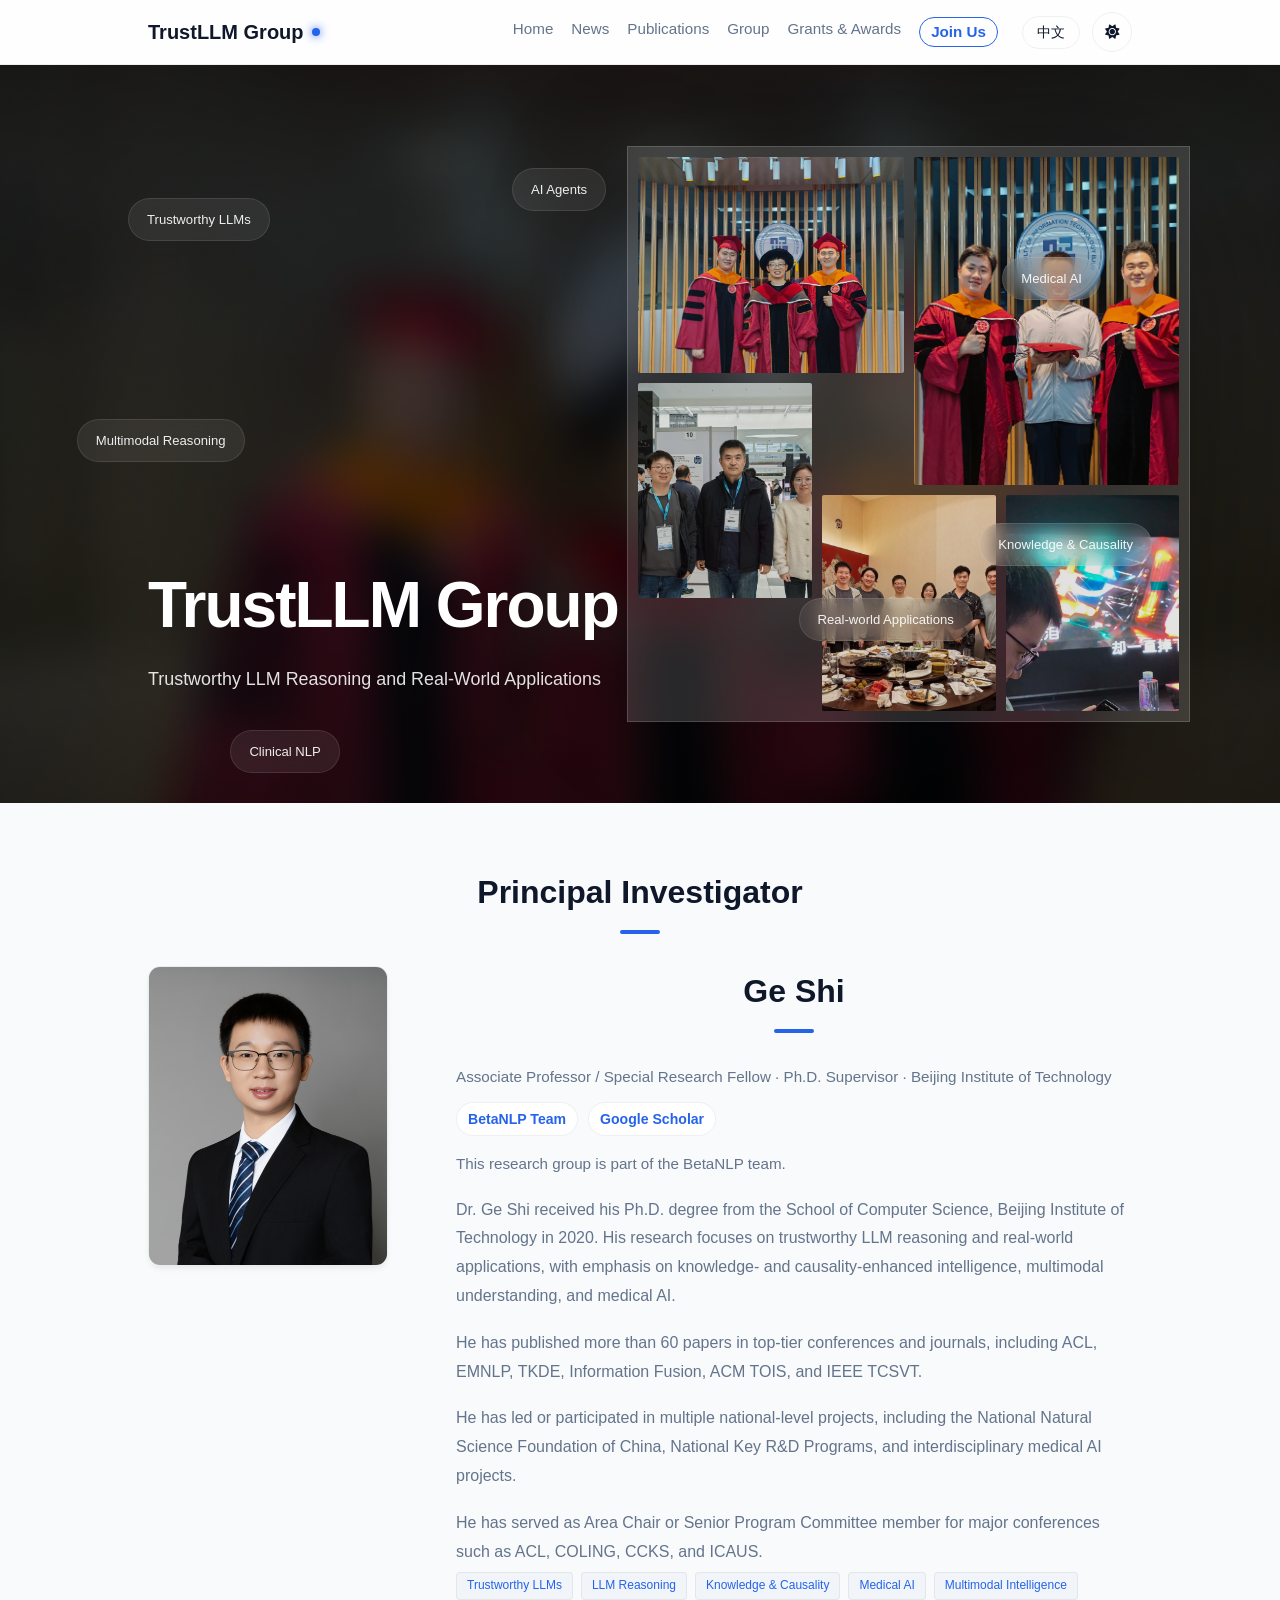
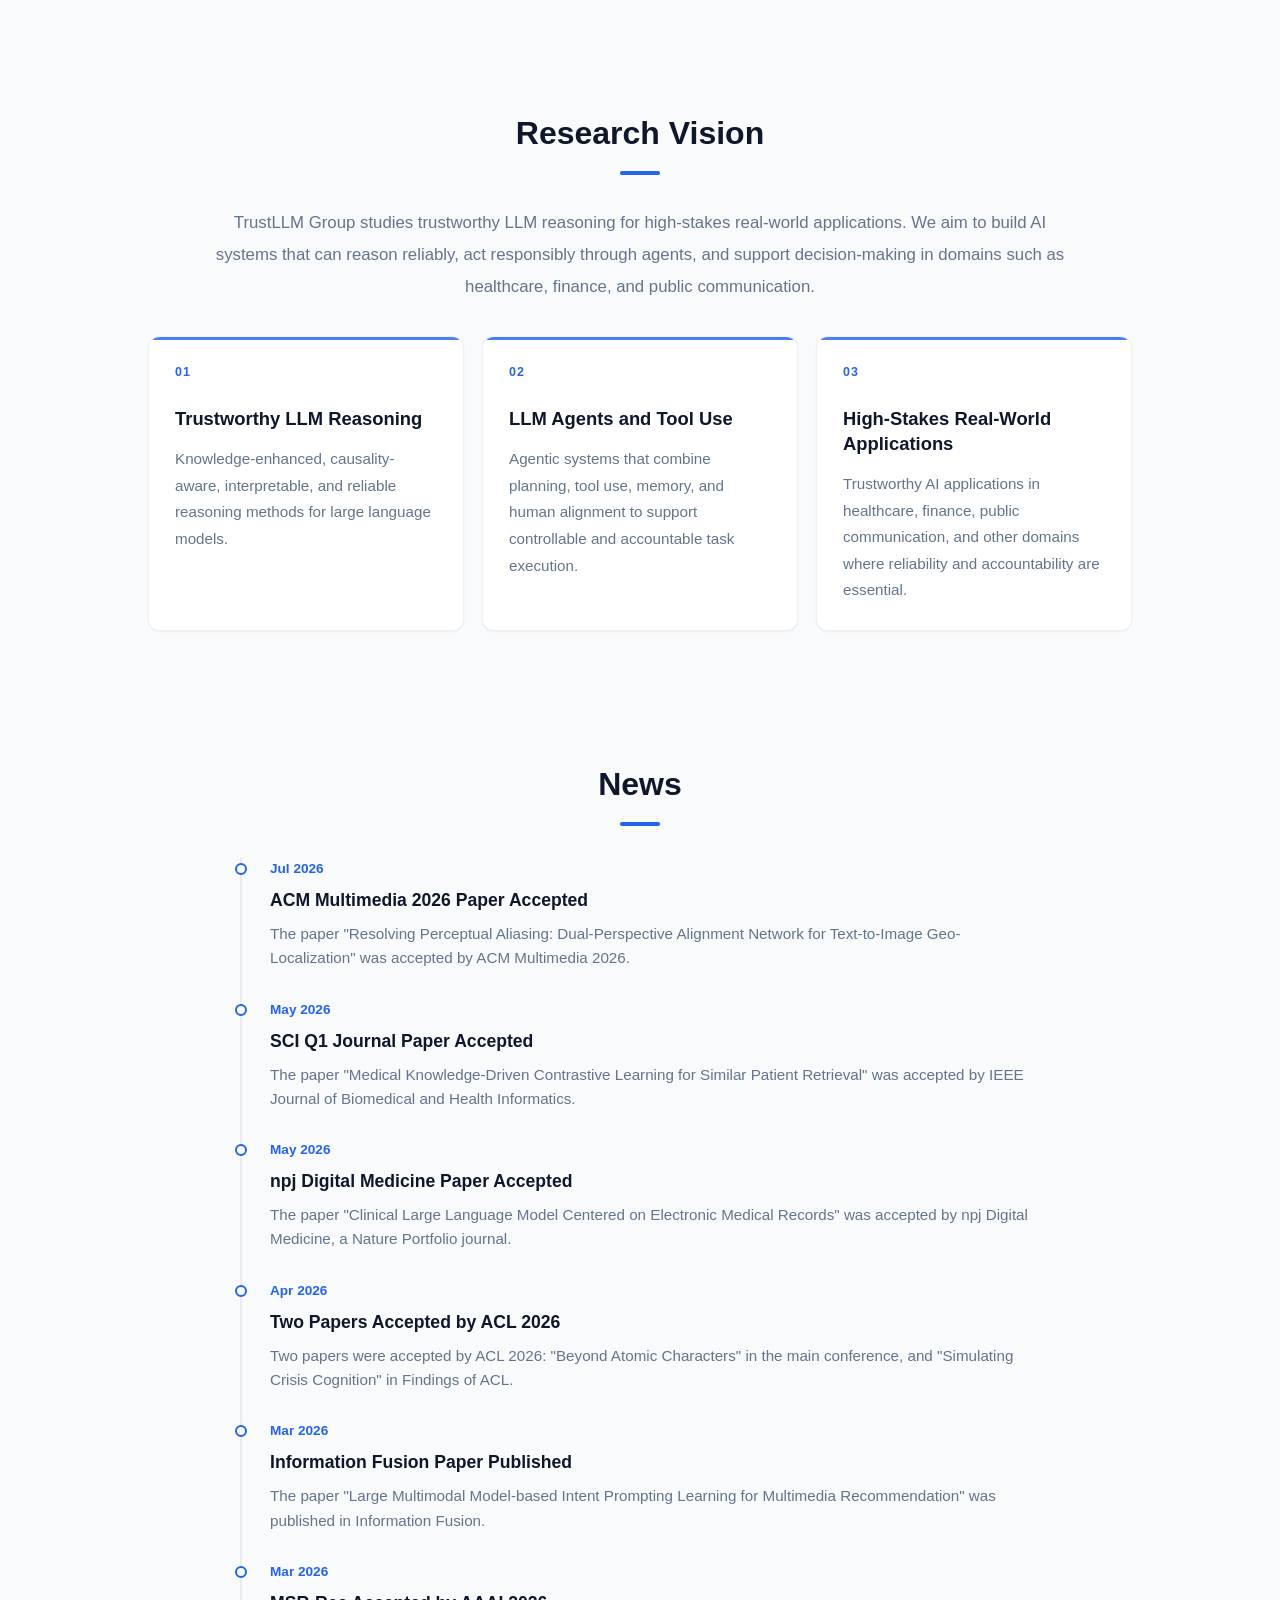
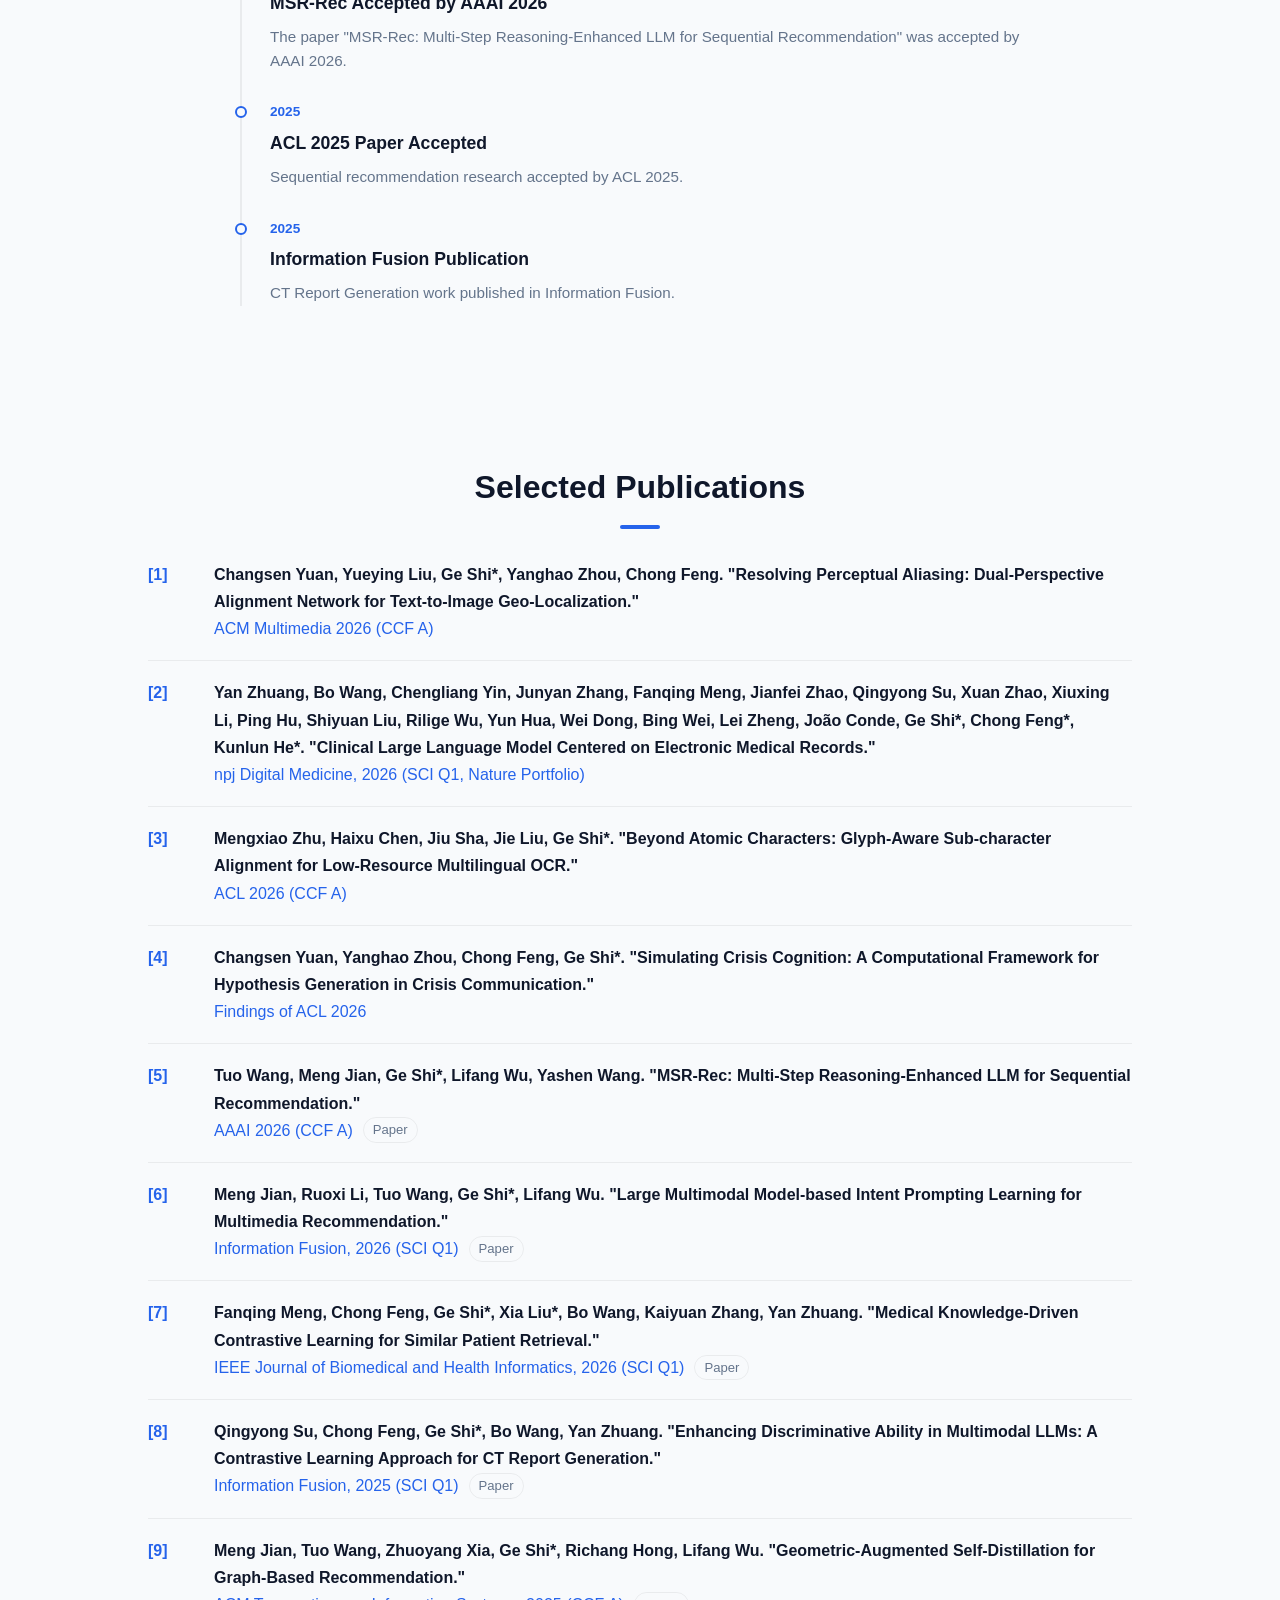
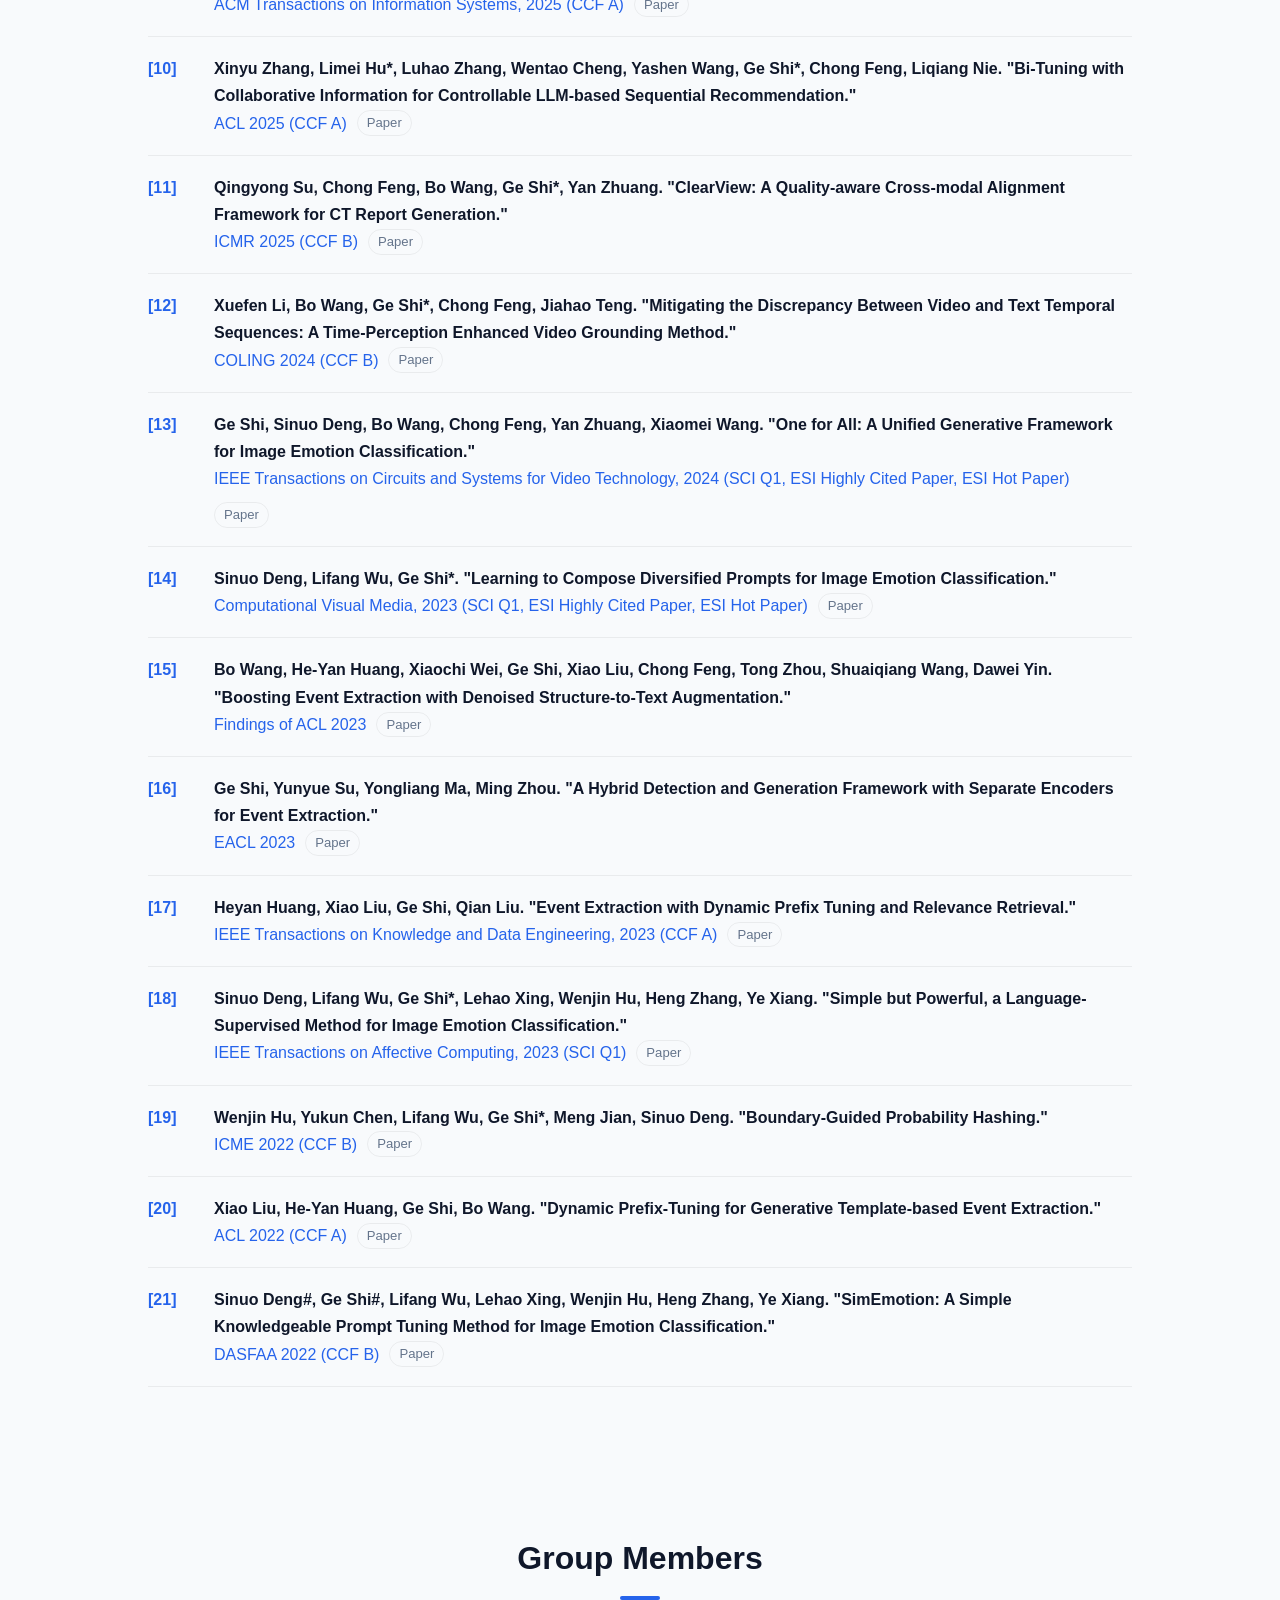
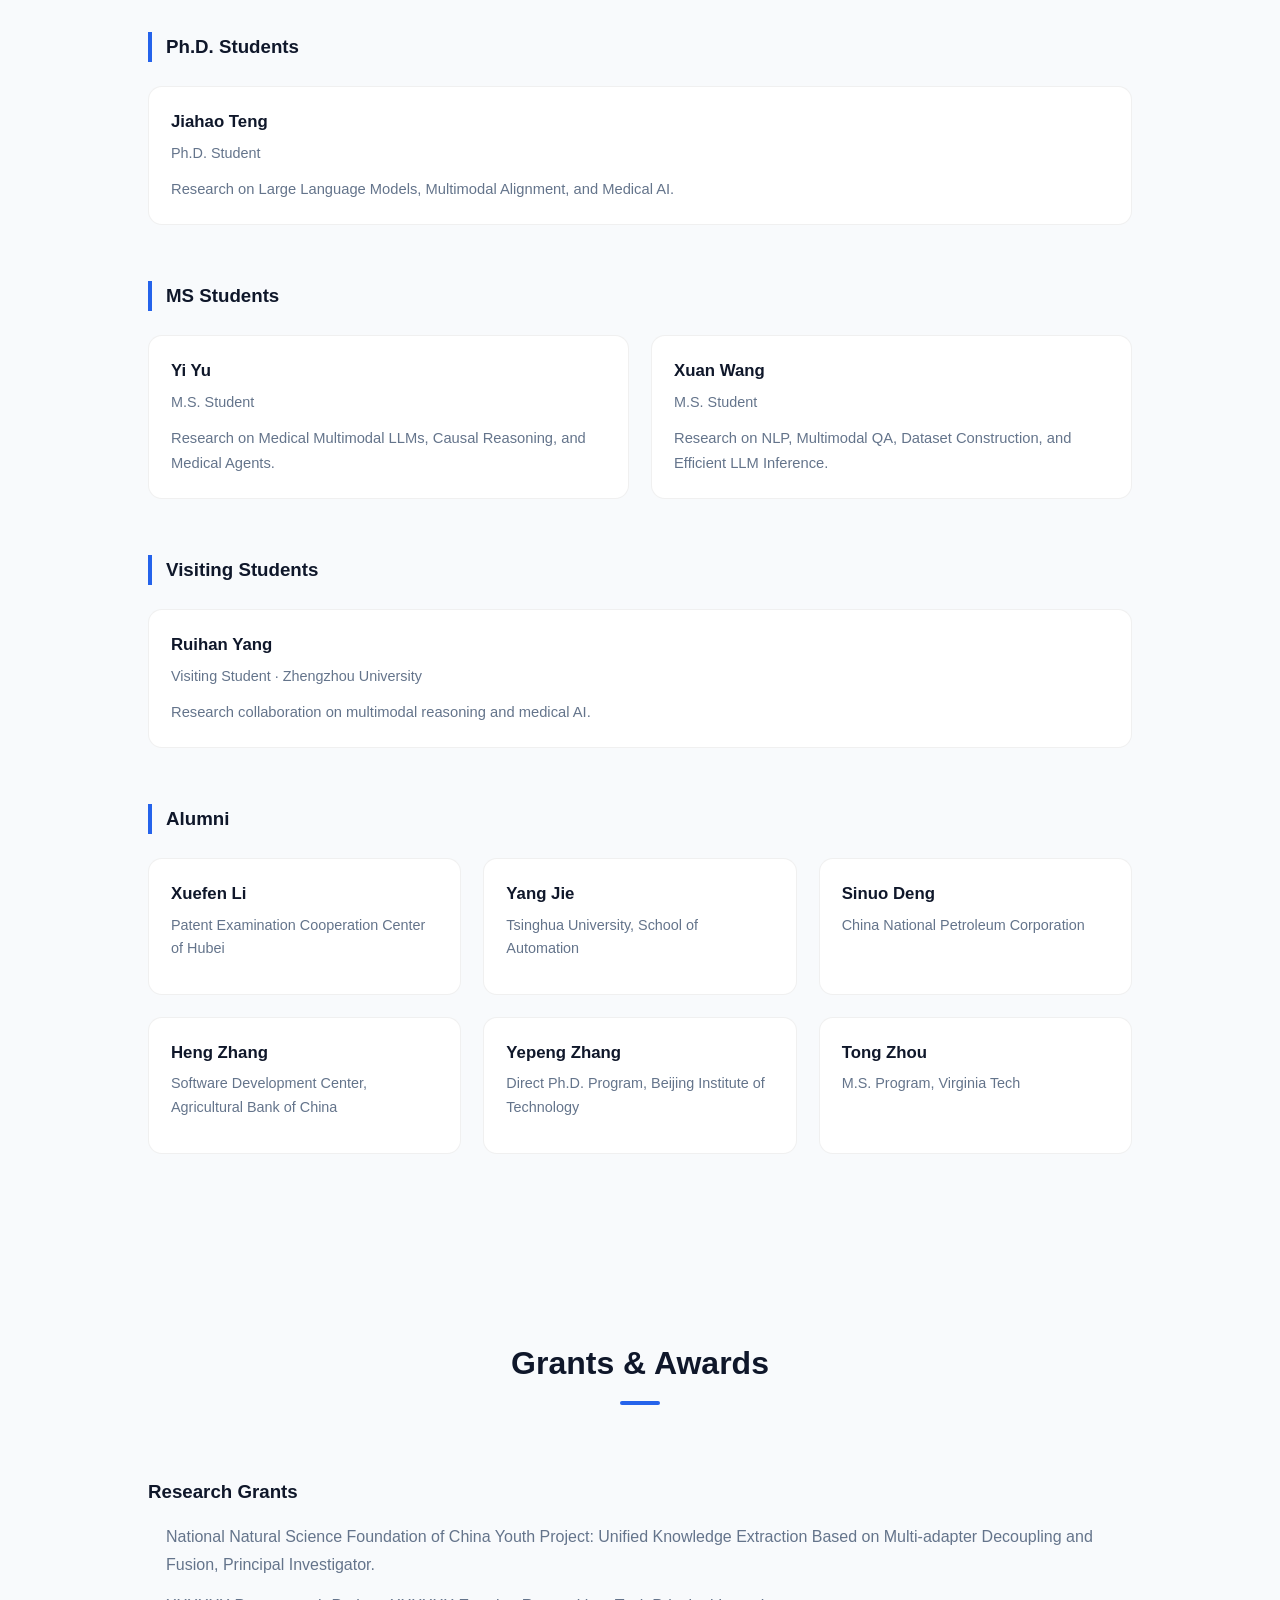
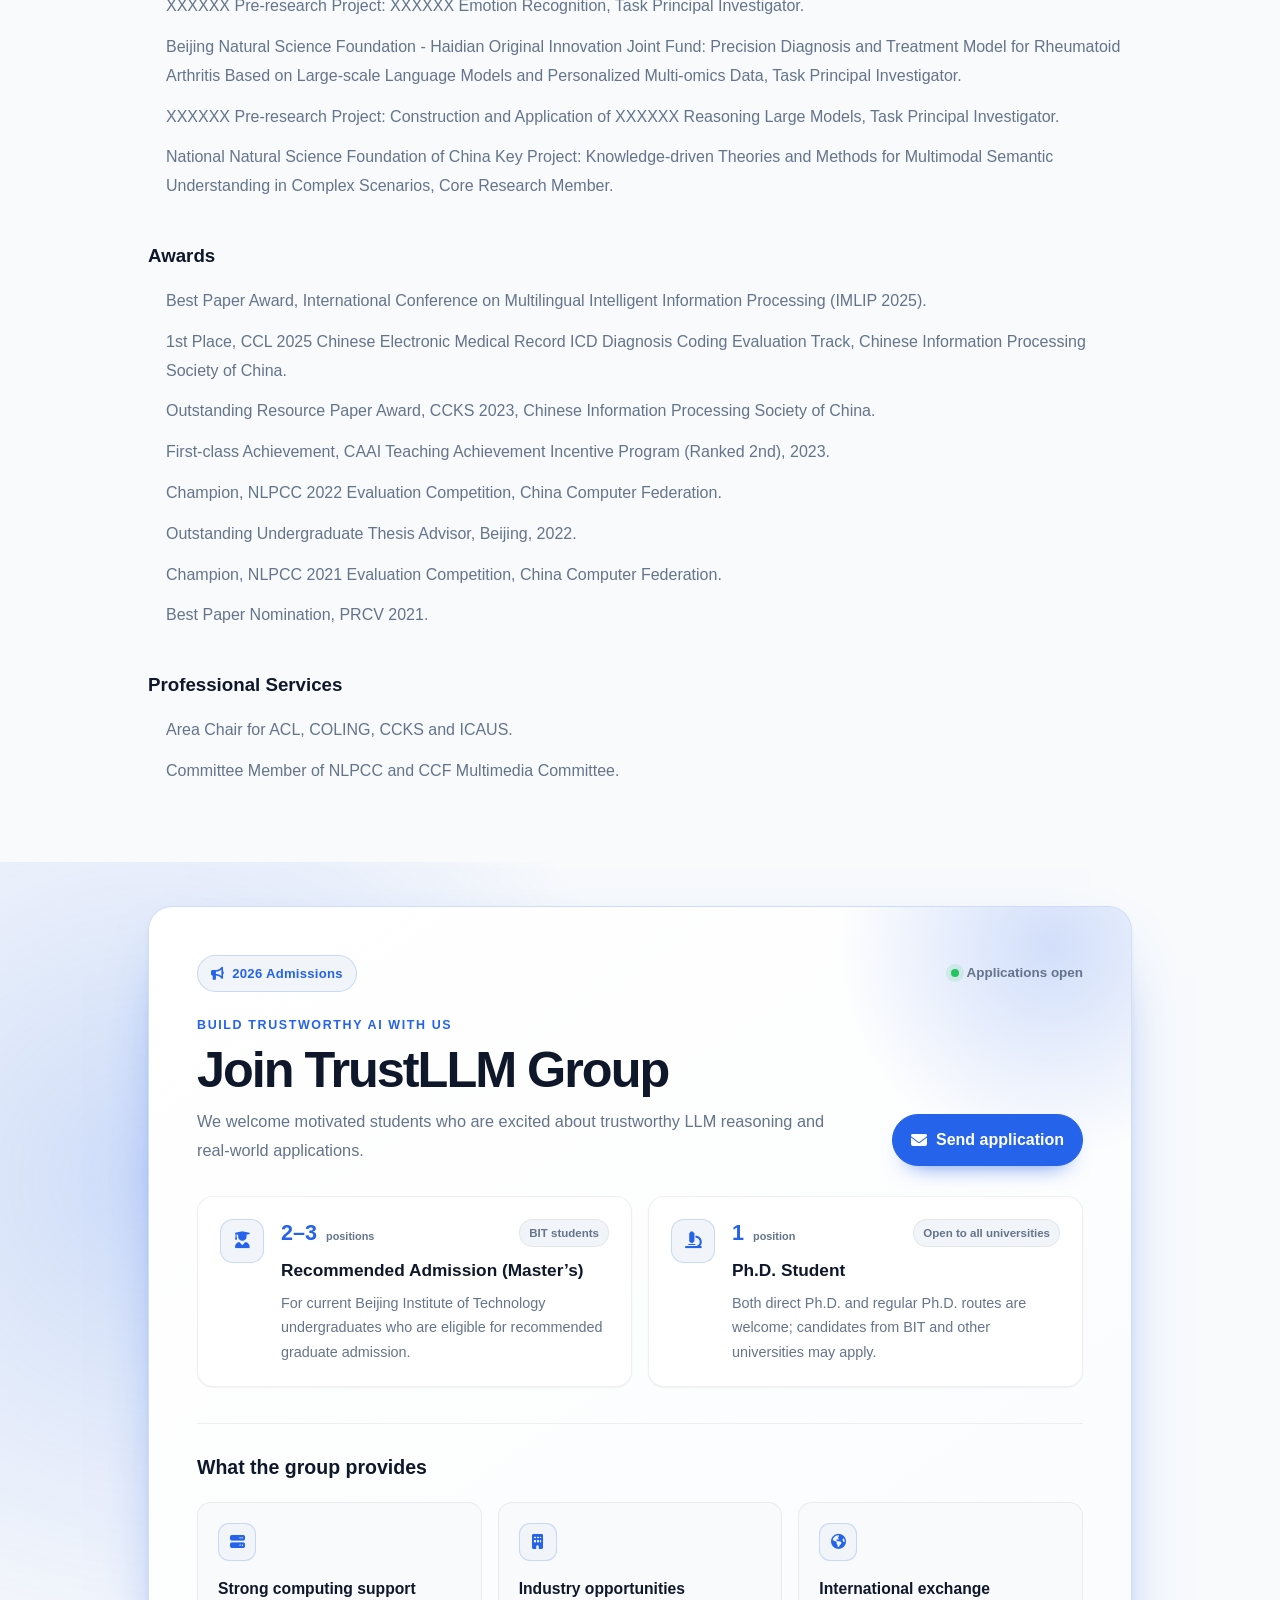
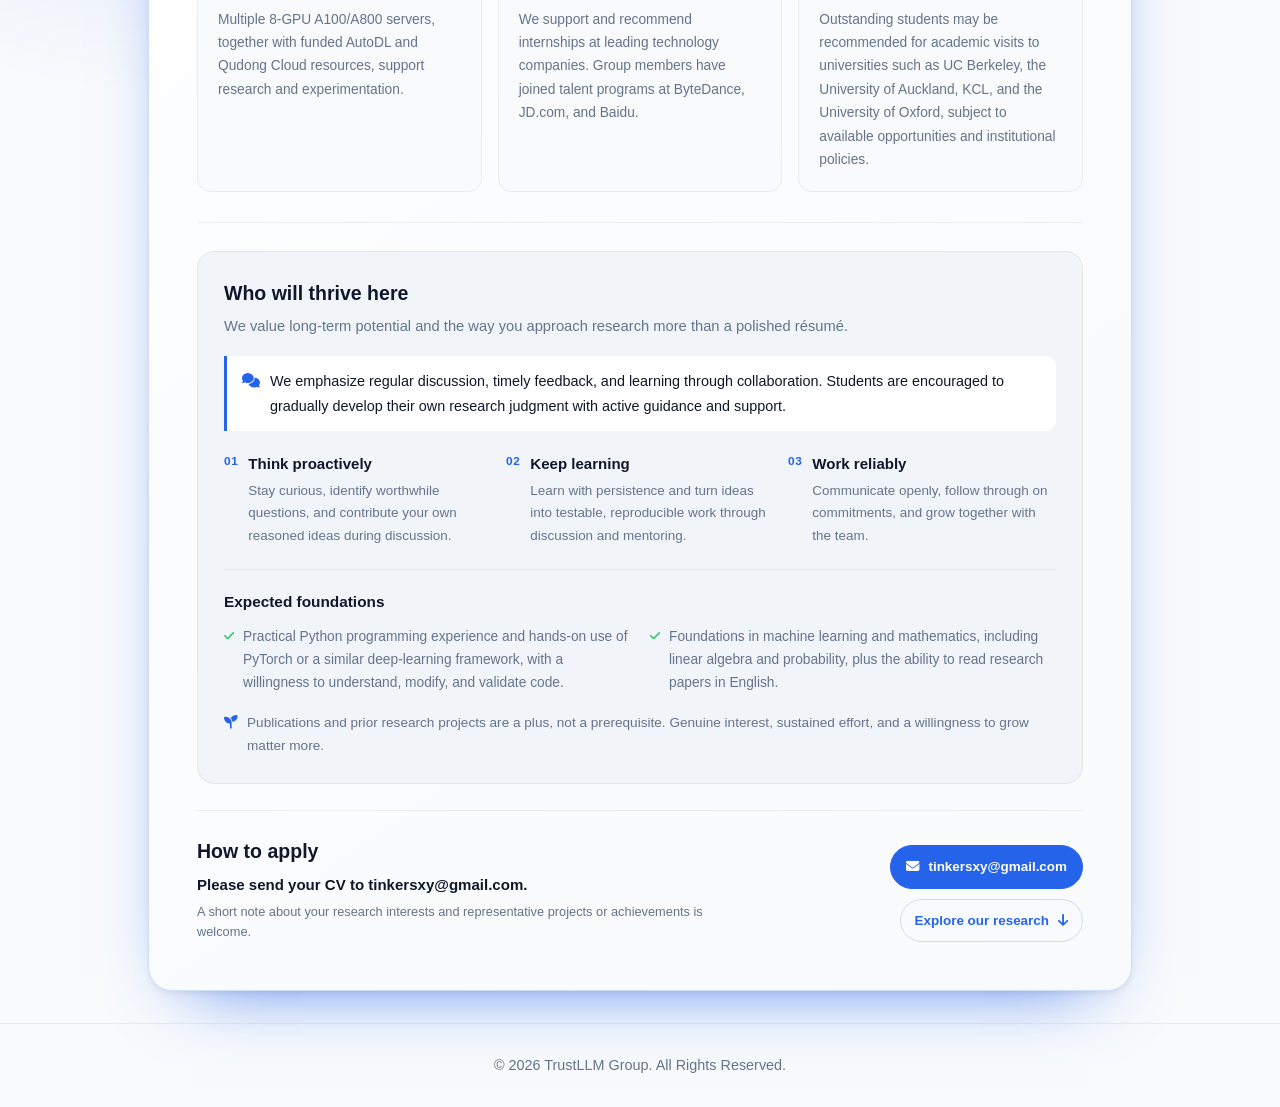
<file: index.html>
<!DOCTYPE html>
<html lang="en" data-theme="light">

<head>

  <meta charset="UTF-8" />
  <meta name="viewport" content="width=device-width, initial-scale=1.0" />

  <title>TrustLLM Group</title>

  <script>
    const savedTheme =
      localStorage.getItem("theme")
      || (
        window.matchMedia("(prefers-color-scheme: dark)").matches
          ? "dark"
          : "light"
      );

    document.documentElement.setAttribute(
      "data-theme",
      savedTheme
    );
  </script>

  <link rel="stylesheet" href="assets/css/style.css" />

  <link
    rel="stylesheet"
    href="https://cdn.bootcdn.net/ajax/libs/font-awesome/6.4.0/css/all.min.css"
  />

</head>

<body>

  <!-- ========================= -->
  <!-- NAV -->
  <!-- ========================= -->

  <nav>

    <div class="container nav-container">

      <a href="#" class="logo">

        <span class="logo-text">
          TrustLLM Group
        </span>

        <div class="logo-dot"></div>

      </a>

      <div class="nav-actions">

        <div class="nav-links">

          <a href="#intro">Home</a>
          <a href="#timeline">News</a>
          <a href="#publications">Publications</a>
          <a href="#group">Group</a>
          <a href="#grants">Grants & Awards</a>
          <a href="#recruitment" class="nav-recruitment">Join Us</a>

        </div>

        <div class="nav-controls">

          <button class="control-btn lang-toggle">
            中文
          </button>

          <button class="control-btn theme-toggle">

            <i class="fas fa-sun sun-icon"></i>
            <i class="fas fa-moon moon-icon"></i>

          </button>

        </div>

      </div>

    </div>

  </nav>

  <!-- ========================= -->
  <!-- HERO -->
  <!-- ========================= -->

  <section id="intro" class="hero-banner">

    <div
      class="hero-collage"
      aria-label="TrustLLM Group moments"
    >
      <div class="hero-collage-item">
        <img src="assets/images/hero-collage-01.jpg" alt="TrustLLM Group moment 1" />
      </div>
      <div class="hero-collage-item">
        <img src="assets/images/hero-collage-02.jpg" alt="TrustLLM Group moment 2" />
      </div>
      <div class="hero-collage-item">
        <img src="assets/images/hero-collage-03.jpg" alt="TrustLLM Group moment 3" />
      </div>
      <div class="hero-collage-item">
        <img src="assets/images/hero-collage-04.jpg" alt="TrustLLM Group moment 4" />
      </div>
      <div class="hero-collage-item">
        <img src="assets/images/hero-collage-05.jpg" alt="TrustLLM Group moment 5" />
      </div>
    </div>

    <div class="hero-overlay"></div>

    <div class="floating-keywords">

      <span>Trustworthy LLMs</span>
      <span>Medical AI</span>
      <span>Multimodal Reasoning</span>
      <span>Knowledge & Causality</span>
      <span>Clinical NLP</span>
      <span>AI Agents</span>
      <span>Real-world Applications</span>


    </div>

    <div class="hero-content container">

      <h1>
        TrustLLM Group
      </h1>

      <p>
        Trustworthy LLM Reasoning and Real-World Applications
      </p>

    </div>

  </section>

  <!-- ========================= -->
  <!-- PI -->
  <!-- ========================= -->

  <section id="advisor" class="section-padding">

    <div class="container">

      <div class="section-header">

        <h2>
          Principal Investigator
        </h2>

      </div>

      <div class="pi-wrapper">

        <div class="pi-left">

          <img
            src="assets/images/Avatar.jpg"
            alt="Ge Shi"
            class="pi-avatar"
          />

        </div>

        <div class="pi-right"></div>

      </div>

    </div>

  </section>

  <!-- ========================= -->
  <!-- RESEARCH VISION -->
  <!-- ========================= -->

  <section id="research" class="section-padding research-section">

    <div class="container">

      <div class="section-header">

        <h2>
          Research Vision
        </h2>

      </div>

      <div class="research-intro"></div>

      <div class="research-grid"></div>

    </div>

  </section>

  <!-- ========================= -->
  <!-- NEWS -->
  <!-- ========================= -->

  <section id="timeline" class="section-padding">

    <div class="container">

      <div class="section-header">

        <h2>News</h2>

      </div>

      <div class="timeline-container"></div>

    </div>

  </section>

  <!-- ========================= -->
  <!-- PUBLICATIONS -->
  <!-- ========================= -->

  <section id="publications" class="section-padding">

    <div class="container">

      <div class="section-header">

        <h2>Selected Publications</h2>

      </div>

      <div class="publication-list"></div>

    </div>

  </section>

  <!-- ========================= -->
  <!-- GROUP -->
  <!-- ========================= -->

  <section id="group" class="section-padding">

    <div class="container">

      <div class="section-header">

        <h2>Group Members</h2>

      </div>

      <div id="group-container"></div>

    </div>

  </section>

  <!-- ========================= -->
  <!-- GRANTS -->
  <!-- ========================= -->

  <section id="grants" class="section-padding">

    <div class="container">

      <div class="section-header">

        <h2>Grants & Awards</h2>

      </div>

      <div class="academic-block">

        <h3>Research Grants</h3>
        <ul class="academic-list" id="grant-list"></ul>

        <h3>Awards</h3>
        <ul class="academic-list" id="award-list"></ul>

        <h3>Professional Services</h3>
        <ul class="academic-list" id="service-list"></ul>

      </div>

    </div>

  </section>

  <!-- ========================= -->
  <!-- RECRUITMENT -->
  <!-- ========================= -->

  <section id="recruitment" class="recruitment-section section-padding">

    <div class="container">

      <div class="recruitment-card" aria-live="polite"></div>

    </div>

  </section>

  <!-- ========================= -->
  <!-- FOOTER -->
  <!-- ========================= -->

  <footer>

    © 2026 TrustLLM Group.
    All Rights Reserved.

  </footer>

  <script src="assets/js/main.js"></script>
  <script src="assets/js/i18n.js"></script>

</body>
</html>
</file>
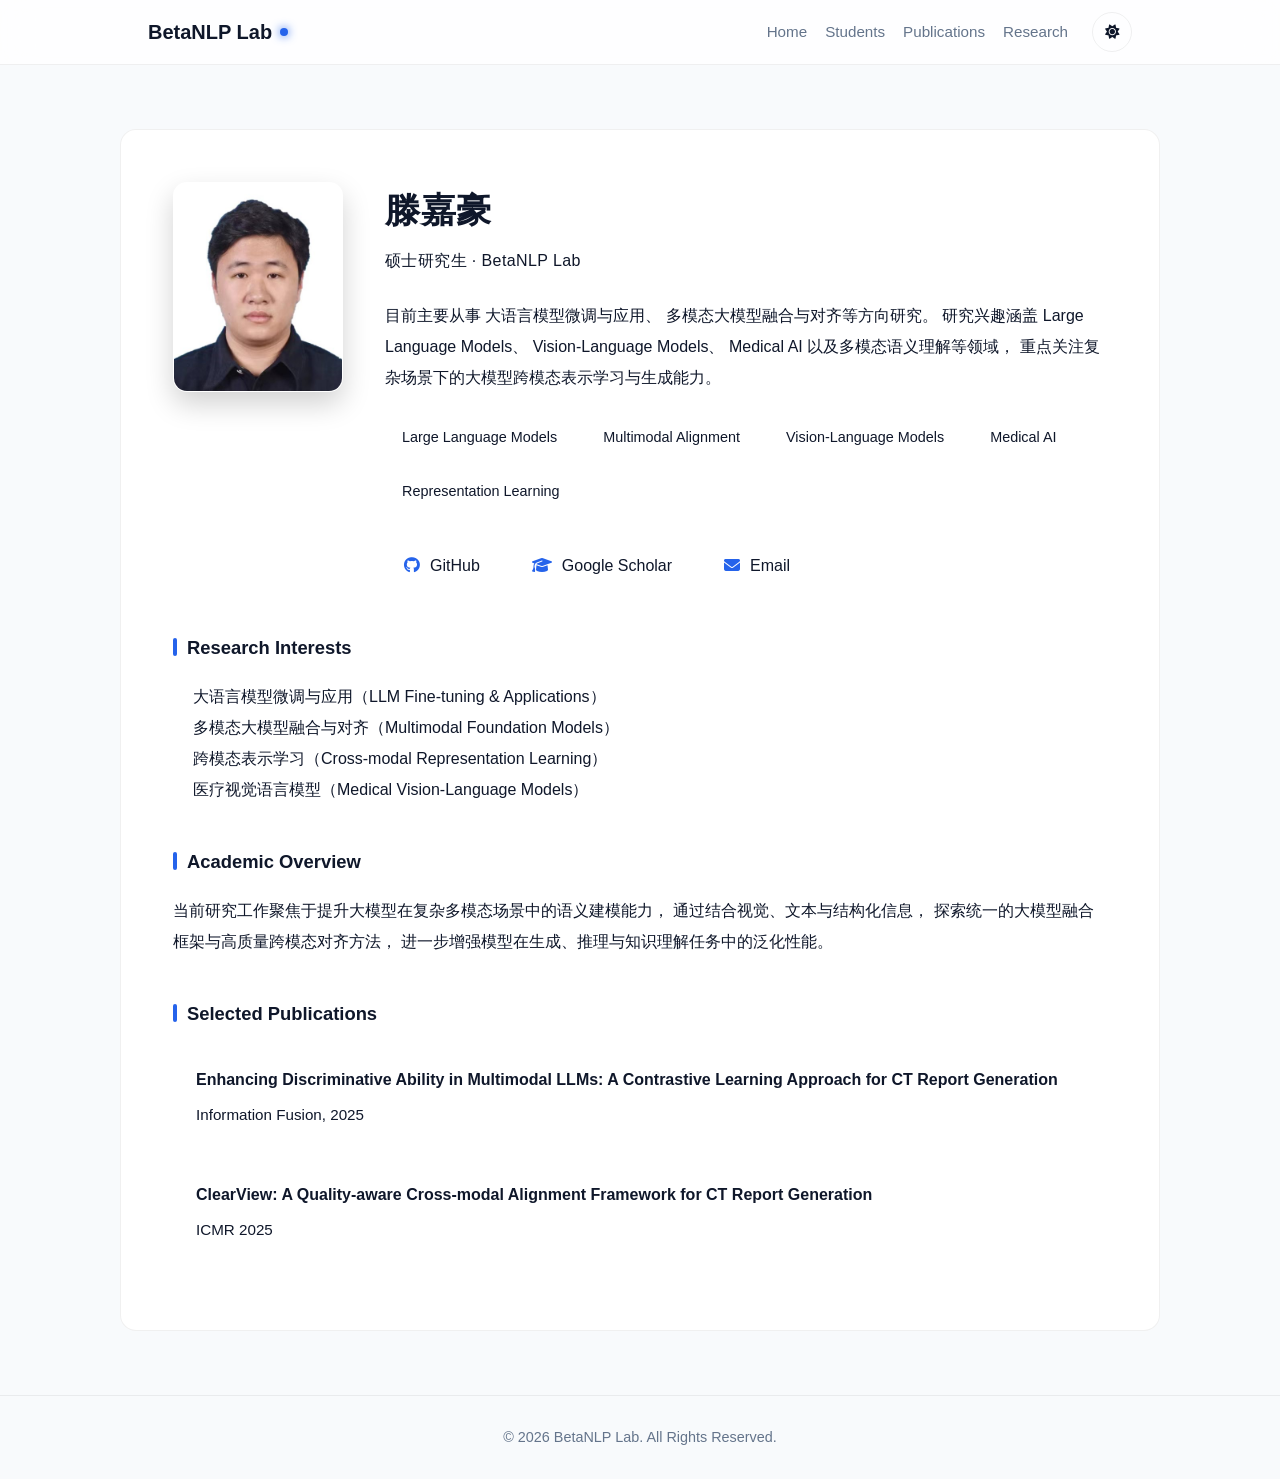
<file: pages/student/student1.html>
<!DOCTYPE html>
<html lang="zh" data-theme="light">

<head>

  <meta charset="UTF-8">

  <meta
    name="viewport"
    content="width=device-width, initial-scale=1.0"
  >

  <title>
    滕嘉豪 - BetaNLP Lab
  </title>

  <script>

    const savedTheme =
      localStorage.getItem('theme')
      || (
        window.matchMedia('(prefers-color-scheme: dark)').matches
          ? 'dark'
          : 'light'
      );

    document.documentElement.setAttribute(
      'data-theme',
      savedTheme
    );

  </script>

  <link
    rel="stylesheet"
    href="../../assets/css/style.css"
  >

  <link
    rel="stylesheet"
    href="https://cdn.bootcdn.net/ajax/libs/font-awesome/6.4.0/css/all.min.css"
  >

  <!-- Academic Style -->

  <style>

    .student-profile-wrapper {

      max-width: 1080px;

      margin: 0 auto;

    }

    .student-profile-card {

      padding: 52px;

    }

    .student-header {

      display: flex;

      gap: 42px;

      align-items: flex-start;

      flex-wrap: wrap;

    }

    .student-avatar {

      width: 170px;

      height: 210px;

      object-fit: cover;

      border-radius: 14px;

      border: 1px solid rgba(255,255,255,0.08);

      box-shadow: 0 12px 28px rgba(0,0,0,0.18);

      flex-shrink: 0;

    }

    .student-info {

      flex: 1;

      min-width: 300px;

    }

    .student-name {

      font-size: 2.2rem;

      font-weight: 700;

      margin-bottom: 10px;

      letter-spacing: 0.5px;

    }

    .student-title {

      color: var(--text-secondary);

      font-size: 1rem;

      margin-bottom: 26px;

      letter-spacing: 0.4px;

    }

    .student-bio {

      line-height: 1.95;

      color: var(--text-secondary);

      font-size: 1rem;

    }

    .student-section {

      margin-top: 42px;

    }

    .student-section h3 {

      font-size: 1.15rem;

      margin-bottom: 18px;

      position: relative;

      padding-left: 14px;

      font-weight: 700;

    }

    .student-section h3::before {

      content: '';

      position: absolute;

      left: 0;

      top: 5px;

      width: 4px;

      height: 18px;

      border-radius: 999px;

      background: var(--primary);

    }

    .student-section p,
    .student-section li {

      color: var(--text-secondary);

      line-height: 1.95;

      font-size: 1rem;

    }

    .student-section ul {

      padding-left: 20px;

    }

    .research-tags {

      display: flex;

      flex-wrap: wrap;

      gap: 12px;

      margin-top: 24px;

    }

    .research-tag {

      padding: 8px 16px;

      border-radius: 999px;

      background: rgba(255,255,255,0.05);

      border: 1px solid rgba(255,255,255,0.08);

      font-size: 0.9rem;

      transition: 0.2s;

    }

    .research-tag:hover {

      transform: translateY(-2px);

      background: rgba(255,255,255,0.08);

    }

    .student-links {

      display: flex;

      flex-wrap: wrap;

      gap: 14px;

      margin-top: 28px;

    }

    .student-link {

      display: inline-flex;

      align-items: center;

      gap: 10px;

      padding: 12px 18px;

      border-radius: 12px;

      text-decoration: none;

      border: 1px solid rgba(255,255,255,0.08);

      background: rgba(255,255,255,0.03);

      transition: 0.25s;

    }

    .student-link:hover {

      transform: translateY(-2px);

      background: rgba(255,255,255,0.06);

    }

    .student-link i {

      color: var(--primary);

    }

    .publication-item {

      padding: 18px 22px;

      border-radius: 14px;

      background: rgba(255,255,255,0.03);

      border: 1px solid rgba(255,255,255,0.06);

      margin-bottom: 16px;

    }

    .publication-title {

      font-weight: 600;

      margin-bottom: 10px;

      line-height: 1.7;

    }

    .publication-meta {

      color: var(--text-secondary);

      font-size: 0.95rem;

    }

    @media (max-width: 768px) {

      .student-header {

        flex-direction: column;

        align-items: center;

        text-align: center;

      }

      .student-info {

        width: 100%;

      }

      .research-tags,
      .student-links {

        justify-content: center;

      }

    }

  </style>

</head>

<body>

  <!-- ========================= -->
  <!-- NAVIGATION -->
  <!-- ========================= -->

  <nav>

    <div class="container nav-container">

      <a
        href="../../index.html"
        class="logo"
      >

        <span class="logo-text">

          BetaNLP Lab

        </span>

        <div class="logo-dot"></div>

      </a>

      <div class="nav-actions">

        <div class="nav-links">

          <a href="../../index.html">
            Home
          </a>

          <a href="../../index.html#projects">
            Students
          </a>

          <a href="../../index.html#opensource">
            Publications
          </a>

          <a href="../../index.html#skills">
            Research
          </a>

        </div>

        <div class="nav-controls">

          <button
            class="control-btn theme-toggle"
            aria-label="Toggle Theme"
          >

            <i class="fas fa-sun sun-icon"></i>

            <i class="fas fa-moon moon-icon"></i>

          </button>

        </div>

      </div>

    </div>

  </nav>



  <!-- ========================= -->
  <!-- PROFILE -->
  <!-- ========================= -->

  <section class="section-padding">

    <div class="container student-profile-wrapper">

      <div class="card student-profile-card">

        <!-- Header -->

        <div class="student-header">

          <!-- Avatar -->

          <img
            src="../../assets/images/student1.jpg"
            alt="滕嘉豪"
            class="student-avatar"
          >

          <!-- Info -->

          <div class="student-info">

            <h1 class="student-name">

              滕嘉豪

            </h1>

            <div class="student-title">

              硕士研究生 · BetaNLP Lab

            </div>

            <div class="student-bio">

              目前主要从事
              大语言模型微调与应用、
              多模态大模型融合与对齐等方向研究。
              研究兴趣涵盖
              Large Language Models、
              Vision-Language Models、
              Medical AI 以及多模态语义理解等领域，
              重点关注复杂场景下的大模型跨模态表示学习与生成能力。

            </div>

            <!-- Tags -->

            <div class="research-tags">

              <span class="research-tag">
                Large Language Models
              </span>

              <span class="research-tag">
                Multimodal Alignment
              </span>

              <span class="research-tag">
                Vision-Language Models
              </span>

              <span class="research-tag">
                Medical AI
              </span>

              <span class="research-tag">
                Representation Learning
              </span>

            </div>

            <!-- Links -->

            <div class="student-links">

              <a
                href="https://github.com/"
                target="_blank"
                class="student-link"
              >

                <i class="fab fa-github"></i>

                GitHub

              </a>

              <a
                href="#"
                target="_blank"
                class="student-link"
              >

                <i class="fas fa-graduation-cap"></i>

                Google Scholar

              </a>

              <a
                href="mailto:example@email.com"
                class="student-link"
              >

                <i class="fas fa-envelope"></i>

                Email

              </a>

            </div>

          </div>

        </div>



        <!-- Research Interests -->

        <div class="student-section">

          <h3>

            Research Interests

          </h3>

          <ul>

            <li>
              大语言模型微调与应用（LLM Fine-tuning & Applications）
            </li>

            <li>
              多模态大模型融合与对齐（Multimodal Foundation Models）
            </li>

            <li>
              跨模态表示学习（Cross-modal Representation Learning）
            </li>

            <li>
              医疗视觉语言模型（Medical Vision-Language Models）
            </li>

          </ul>

        </div>



        <!-- Academic Overview -->

        <div class="student-section">

          <h3>

            Academic Overview

          </h3>

          <p>

            当前研究工作聚焦于提升大模型在复杂多模态场景中的语义建模能力，
            通过结合视觉、文本与结构化信息，
            探索统一的大模型融合框架与高质量跨模态对齐方法，
            进一步增强模型在生成、推理与知识理解任务中的泛化性能。

          </p>

        </div>



        <!-- Publications -->

        <div class="student-section">

          <h3>

            Selected Publications

          </h3>

          <div class="publication-item">

            <div class="publication-title">

              Enhancing Discriminative Ability in Multimodal LLMs:
              A Contrastive Learning Approach for CT Report Generation

            </div>

            <div class="publication-meta">

              Information Fusion, 2025

            </div>

          </div>

          <div class="publication-item">

            <div class="publication-title">

              ClearView:
              A Quality-aware Cross-modal Alignment Framework
              for CT Report Generation

            </div>

            <div class="publication-meta">

              ICMR 2025

            </div>

          </div>

        </div>

      </div>

    </div>

  </section>



  <!-- ========================= -->
  <!-- FOOTER -->
  <!-- ========================= -->

  <footer>

    © 2026 BetaNLP Lab.
    All Rights Reserved.

  </footer>



  <!-- ========================= -->
  <!-- JS -->
  <!-- ========================= -->

  <script src="../../assets/js/main.js"></script>

</body>

</html>
</file>
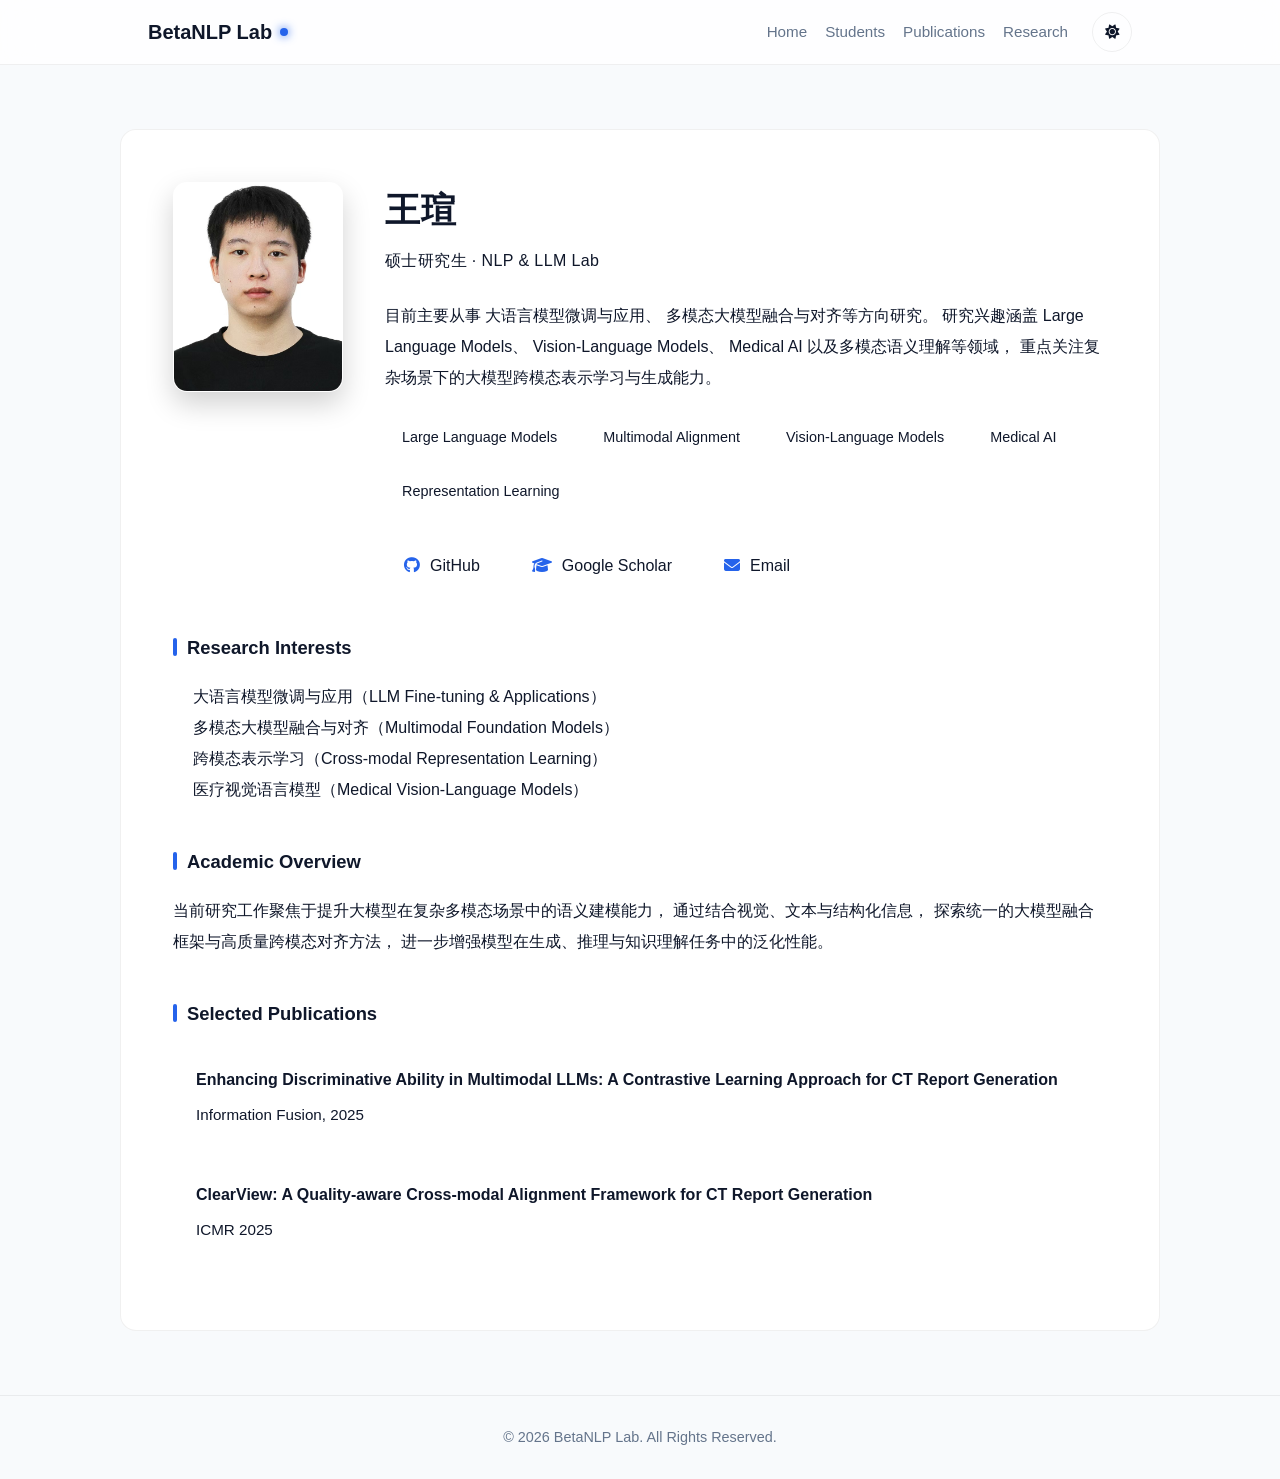
<file: pages/student/student2.html>
<!DOCTYPE html>
<html lang="zh" data-theme="light">

<head>

  <meta charset="UTF-8">

  <meta
    name="viewport"
    content="width=device-width, initial-scale=1.0"
  >

  <title>
    王瑄 - BetaNLP Lab
  </title>

  <script>

    const savedTheme =
      localStorage.getItem('theme')
      || (
        window.matchMedia('(prefers-color-scheme: dark)').matches
          ? 'dark'
          : 'light'
      );

    document.documentElement.setAttribute(
      'data-theme',
      savedTheme
    );

  </script>

  <link
    rel="stylesheet"
    href="../../assets/css/style.css"
  >

  <link
    rel="stylesheet"
    href="https://cdn.bootcdn.net/ajax/libs/font-awesome/6.4.0/css/all.min.css"
  >

  <!-- Academic Style -->

  <style>

    .student-profile-wrapper {

      max-width: 1080px;

      margin: 0 auto;

    }

    .student-profile-card {

      padding: 52px;

    }

    .student-header {

      display: flex;

      gap: 42px;

      align-items: flex-start;

      flex-wrap: wrap;

    }

    .student-avatar {

      width: 170px;

      height: 210px;

      object-fit: cover;

      border-radius: 14px;

      border: 1px solid rgba(255,255,255,0.08);

      box-shadow: 0 12px 28px rgba(0,0,0,0.18);

      flex-shrink: 0;

    }

    .student-info {

      flex: 1;

      min-width: 300px;

    }

    .student-name {

      font-size: 2.2rem;

      font-weight: 700;

      margin-bottom: 10px;

      letter-spacing: 0.5px;

    }

    .student-title {

      color: var(--text-secondary);

      font-size: 1rem;

      margin-bottom: 26px;

      letter-spacing: 0.4px;

    }

    .student-bio {

      line-height: 1.95;

      color: var(--text-secondary);

      font-size: 1rem;

    }

    .student-section {

      margin-top: 42px;

    }

    .student-section h3 {

      font-size: 1.15rem;

      margin-bottom: 18px;

      position: relative;

      padding-left: 14px;

      font-weight: 700;

    }

    .student-section h3::before {

      content: '';

      position: absolute;

      left: 0;

      top: 5px;

      width: 4px;

      height: 18px;

      border-radius: 999px;

      background: var(--primary);

    }

    .student-section p,
    .student-section li {

      color: var(--text-secondary);

      line-height: 1.95;

      font-size: 1rem;

    }

    .student-section ul {

      padding-left: 20px;

    }

    .research-tags {

      display: flex;

      flex-wrap: wrap;

      gap: 12px;

      margin-top: 24px;

    }

    .research-tag {

      padding: 8px 16px;

      border-radius: 999px;

      background: rgba(255,255,255,0.05);

      border: 1px solid rgba(255,255,255,0.08);

      font-size: 0.9rem;

      transition: 0.2s;

    }

    .research-tag:hover {

      transform: translateY(-2px);

      background: rgba(255,255,255,0.08);

    }

    .student-links {

      display: flex;

      flex-wrap: wrap;

      gap: 14px;

      margin-top: 28px;

    }

    .student-link {

      display: inline-flex;

      align-items: center;

      gap: 10px;

      padding: 12px 18px;

      border-radius: 12px;

      text-decoration: none;

      border: 1px solid rgba(255,255,255,0.08);

      background: rgba(255,255,255,0.03);

      transition: 0.25s;

    }

    .student-link:hover {

      transform: translateY(-2px);

      background: rgba(255,255,255,0.06);

    }

    .student-link i {

      color: var(--primary);

    }

    .publication-item {

      padding: 18px 22px;

      border-radius: 14px;

      background: rgba(255,255,255,0.03);

      border: 1px solid rgba(255,255,255,0.06);

      margin-bottom: 16px;

    }

    .publication-title {

      font-weight: 600;

      margin-bottom: 10px;

      line-height: 1.7;

    }

    .publication-meta {

      color: var(--text-secondary);

      font-size: 0.95rem;

    }

    @media (max-width: 768px) {

      .student-header {

        flex-direction: column;

        align-items: center;

        text-align: center;

      }

      .student-info {

        width: 100%;

      }

      .research-tags,
      .student-links {

        justify-content: center;

      }

    }

  </style>

</head>

<body>

  <!-- ========================= -->
  <!-- NAVIGATION -->
  <!-- ========================= -->

  <nav>

    <div class="container nav-container">

      <a
        href="../../index.html"
        class="logo"
      >

        <span class="logo-text">

          BetaNLP Lab

        </span>

        <div class="logo-dot"></div>

      </a>

      <div class="nav-actions">

        <div class="nav-links">

          <a href="../../index.html">
            Home
          </a>

          <a href="../../index.html#projects">
            Students
          </a>

          <a href="../../index.html#opensource">
            Publications
          </a>

          <a href="../../index.html#skills">
            Research
          </a>

        </div>

        <div class="nav-controls">

          <button
            class="control-btn theme-toggle"
            aria-label="Toggle Theme"
          >

            <i class="fas fa-sun sun-icon"></i>

            <i class="fas fa-moon moon-icon"></i>

          </button>

        </div>

      </div>

    </div>

  </nav>



  <!-- ========================= -->
  <!-- PROFILE -->
  <!-- ========================= -->

  <section class="section-padding">

    <div class="container student-profile-wrapper">

      <div class="card student-profile-card">

        <!-- Header -->

        <div class="student-header">

          <!-- Avatar -->

          <img
            src="../../assets/images/student2.jpg"
            alt="王瑄"
            class="student-avatar"
          >

          <!-- Info -->

          <div class="student-info">

            <h1 class="student-name">

              王瑄

            </h1>

            <div class="student-title">

              硕士研究生 · NLP & LLM Lab

            </div>

            <div class="student-bio">

              目前主要从事
              大语言模型微调与应用、
              多模态大模型融合与对齐等方向研究。
              研究兴趣涵盖
              Large Language Models、
              Vision-Language Models、
              Medical AI 以及多模态语义理解等领域，
              重点关注复杂场景下的大模型跨模态表示学习与生成能力。

            </div>

            <!-- Tags -->

            <div class="research-tags">

              <span class="research-tag">
                Large Language Models
              </span>

              <span class="research-tag">
                Multimodal Alignment
              </span>

              <span class="research-tag">
                Vision-Language Models
              </span>

              <span class="research-tag">
                Medical AI
              </span>

              <span class="research-tag">
                Representation Learning
              </span>

            </div>

            <!-- Links -->

            <div class="student-links">

              <a
                href="https://github.com/"
                target="_blank"
                class="student-link"
              >

                <i class="fab fa-github"></i>

                GitHub

              </a>

              <a
                href="#"
                target="_blank"
                class="student-link"
              >

                <i class="fas fa-graduation-cap"></i>

                Google Scholar

              </a>

              <a
                href="mailto:example@email.com"
                class="student-link"
              >

                <i class="fas fa-envelope"></i>

                Email

              </a>

            </div>

          </div>

        </div>



        <!-- Research Interests -->

        <div class="student-section">

          <h3>

            Research Interests

          </h3>

          <ul>

            <li>
              大语言模型微调与应用（LLM Fine-tuning & Applications）
            </li>

            <li>
              多模态大模型融合与对齐（Multimodal Foundation Models）
            </li>

            <li>
              跨模态表示学习（Cross-modal Representation Learning）
            </li>

            <li>
              医疗视觉语言模型（Medical Vision-Language Models）
            </li>

          </ul>

        </div>



        <!-- Academic Overview -->

        <div class="student-section">

          <h3>

            Academic Overview

          </h3>

          <p>

            当前研究工作聚焦于提升大模型在复杂多模态场景中的语义建模能力，
            通过结合视觉、文本与结构化信息，
            探索统一的大模型融合框架与高质量跨模态对齐方法，
            进一步增强模型在生成、推理与知识理解任务中的泛化性能。

          </p>

        </div>



        <!-- Publications -->

        <div class="student-section">

          <h3>

            Selected Publications

          </h3>

          <div class="publication-item">

            <div class="publication-title">

              Enhancing Discriminative Ability in Multimodal LLMs:
              A Contrastive Learning Approach for CT Report Generation

            </div>

            <div class="publication-meta">

              Information Fusion, 2025

            </div>

          </div>

          <div class="publication-item">

            <div class="publication-title">

              ClearView:
              A Quality-aware Cross-modal Alignment Framework
              for CT Report Generation

            </div>

            <div class="publication-meta">

              ICMR 2025

            </div>

          </div>

        </div>

      </div>

    </div>

  </section>



  <!-- ========================= -->
  <!-- FOOTER -->
  <!-- ========================= -->

  <footer>

    © 2026 BetaNLP Lab.
    All Rights Reserved.

  </footer>



  <!-- ========================= -->
  <!-- JS -->
  <!-- ========================= -->

  <script src="../../assets/js/main.js"></script>

</body>

</html>
</file>
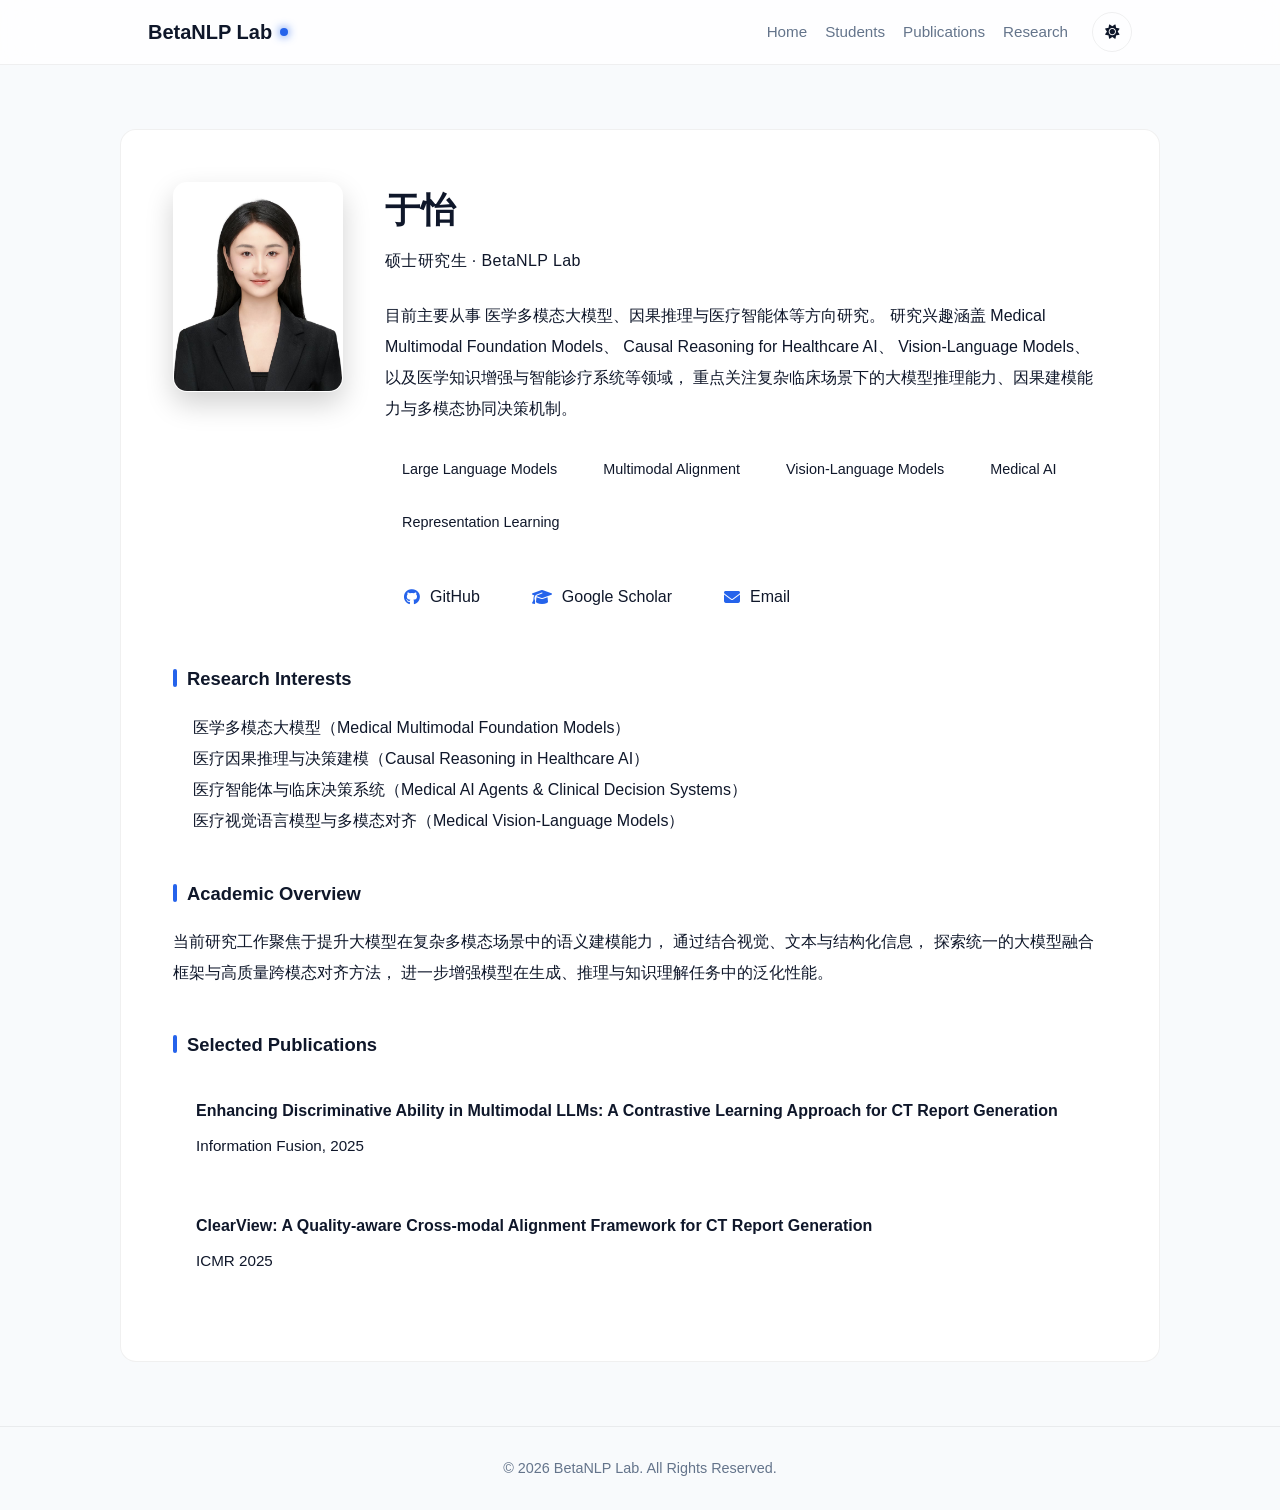
<file: pages/student/student3.html>
<!DOCTYPE html>
<html lang="zh" data-theme="light">

<head>

  <meta charset="UTF-8">

  <meta
    name="viewport"
    content="width=device-width, initial-scale=1.0"
  >

  <title>
    于怡 - BetaNLP Lab
  </title>

  <script>

    const savedTheme =
      localStorage.getItem('theme')
      || (
        window.matchMedia('(prefers-color-scheme: dark)').matches
          ? 'dark'
          : 'light'
      );

    document.documentElement.setAttribute(
      'data-theme',
      savedTheme
    );

  </script>

  <link
    rel="stylesheet"
    href="../../assets/css/style.css"
  >

  <link
    rel="stylesheet"
    href="https://cdn.bootcdn.net/ajax/libs/font-awesome/6.4.0/css/all.min.css"
  >

  <!-- Academic Style -->

  <style>

    .student-profile-wrapper {

      max-width: 1080px;

      margin: 0 auto;

    }

    .student-profile-card {

      padding: 52px;

    }

    .student-header {

      display: flex;

      gap: 42px;

      align-items: flex-start;

      flex-wrap: wrap;

    }

    .student-avatar {

      width: 170px;

      height: 210px;

      object-fit: cover;

      border-radius: 14px;

      border: 1px solid rgba(255,255,255,0.08);

      box-shadow: 0 12px 28px rgba(0,0,0,0.18);

      flex-shrink: 0;

    }

    .student-info {

      flex: 1;

      min-width: 300px;

    }

    .student-name {

      font-size: 2.2rem;

      font-weight: 700;

      margin-bottom: 10px;

      letter-spacing: 0.5px;

    }

    .student-title {

      color: var(--text-secondary);

      font-size: 1rem;

      margin-bottom: 26px;

      letter-spacing: 0.4px;

    }

    .student-bio {

      line-height: 1.95;

      color: var(--text-secondary);

      font-size: 1rem;

    }

    .student-section {

      margin-top: 42px;

    }

    .student-section h3 {

      font-size: 1.15rem;

      margin-bottom: 18px;

      position: relative;

      padding-left: 14px;

      font-weight: 700;

    }

    .student-section h3::before {

      content: '';

      position: absolute;

      left: 0;

      top: 5px;

      width: 4px;

      height: 18px;

      border-radius: 999px;

      background: var(--primary);

    }

    .student-section p,
    .student-section li {

      color: var(--text-secondary);

      line-height: 1.95;

      font-size: 1rem;

    }

    .student-section ul {

      padding-left: 20px;

    }

    .research-tags {

      display: flex;

      flex-wrap: wrap;

      gap: 12px;

      margin-top: 24px;

    }

    .research-tag {

      padding: 8px 16px;

      border-radius: 999px;

      background: rgba(255,255,255,0.05);

      border: 1px solid rgba(255,255,255,0.08);

      font-size: 0.9rem;

      transition: 0.2s;

    }

    .research-tag:hover {

      transform: translateY(-2px);

      background: rgba(255,255,255,0.08);

    }

    .student-links {

      display: flex;

      flex-wrap: wrap;

      gap: 14px;

      margin-top: 28px;

    }

    .student-link {

      display: inline-flex;

      align-items: center;

      gap: 10px;

      padding: 12px 18px;

      border-radius: 12px;

      text-decoration: none;

      border: 1px solid rgba(255,255,255,0.08);

      background: rgba(255,255,255,0.03);

      transition: 0.25s;

    }

    .student-link:hover {

      transform: translateY(-2px);

      background: rgba(255,255,255,0.06);

    }

    .student-link i {

      color: var(--primary);

    }

    .publication-item {

      padding: 18px 22px;

      border-radius: 14px;

      background: rgba(255,255,255,0.03);

      border: 1px solid rgba(255,255,255,0.06);

      margin-bottom: 16px;

    }

    .publication-title {

      font-weight: 600;

      margin-bottom: 10px;

      line-height: 1.7;

    }

    .publication-meta {

      color: var(--text-secondary);

      font-size: 0.95rem;

    }

    @media (max-width: 768px) {

      .student-header {

        flex-direction: column;

        align-items: center;

        text-align: center;

      }

      .student-info {

        width: 100%;

      }

      .research-tags,
      .student-links {

        justify-content: center;

      }

    }

  </style>

</head>

<body>

  <!-- ========================= -->
  <!-- NAVIGATION -->
  <!-- ========================= -->

  <nav>

    <div class="container nav-container">

      <a
        href="../../index.html"
        class="logo"
      >

        <span class="logo-text">

          BetaNLP Lab

        </span>

        <div class="logo-dot"></div>

      </a>

      <div class="nav-actions">

        <div class="nav-links">

          <a href="../../index.html">
            Home
          </a>

          <a href="../../index.html#projects">
            Students
          </a>

          <a href="../../index.html#opensource">
            Publications
          </a>

          <a href="../../index.html#skills">
            Research
          </a>

        </div>

        <div class="nav-controls">

          <button
            class="control-btn theme-toggle"
            aria-label="Toggle Theme"
          >

            <i class="fas fa-sun sun-icon"></i>

            <i class="fas fa-moon moon-icon"></i>

          </button>

        </div>

      </div>

    </div>

  </nav>



  <!-- ========================= -->
  <!-- PROFILE -->
  <!-- ========================= -->

  <section class="section-padding">

    <div class="container student-profile-wrapper">

      <div class="card student-profile-card">

        <!-- Header -->

        <div class="student-header">

          <!-- Avatar -->

          <img
            src="../../assets/images/student3.jpg"
            alt="于怡"
            class="student-avatar"
          >

          <!-- Info -->

          <div class="student-info">

            <h1 class="student-name">

              于怡

            </h1>

            <div class="student-title">

              硕士研究生 · BetaNLP Lab

            </div>

            <div class="student-bio">

		目前主要从事
		医学多模态大模型、因果推理与医疗智能体等方向研究。
		研究兴趣涵盖
		Medical Multimodal Foundation Models、
		Causal Reasoning for Healthcare AI、
		Vision-Language Models、
		以及医学知识增强与智能诊疗系统等领域，
		重点关注复杂临床场景下的大模型推理能力、因果建模能力与多模态协同决策机制。

            </div>

            <!-- Tags -->

            <div class="research-tags">

              <span class="research-tag">
                Large Language Models
              </span>

              <span class="research-tag">
                Multimodal Alignment
              </span>

              <span class="research-tag">
                Vision-Language Models
              </span>

              <span class="research-tag">
                Medical AI
              </span>

              <span class="research-tag">
                Representation Learning
              </span>

            </div>

            <!-- Links -->

            <div class="student-links">

              <a
                href="https://github.com/"
                target="_blank"
                class="student-link"
              >

                <i class="fab fa-github"></i>

                GitHub

              </a>

              <a
                href="#"
                target="_blank"
                class="student-link"
              >

                <i class="fas fa-graduation-cap"></i>

                Google Scholar

              </a>

              <a
                href="mailto:example@email.com"
                class="student-link"
              >

                <i class="fas fa-envelope"></i>

                Email

              </a>

            </div>

          </div>

        </div>



        <!-- Research Interests -->

        <div class="student-section">

          <h3>

            Research Interests

          </h3>

          <ul>

          <li>
  	  医学多模态大模型（Medical Multimodal Foundation Models）
	  </li>

	  <li>
 	   医疗因果推理与决策建模（Causal Reasoning in Healthcare AI）
	  </li>

	  <li>
 	   医疗智能体与临床决策系统（Medical AI Agents & Clinical Decision Systems）
	  </li>

	  <li>
 	   医疗视觉语言模型与多模态对齐（Medical Vision-Language Models）
	  </li>

          </ul>

        </div>



        <!-- Academic Overview -->

        <div class="student-section">

          <h3>

            Academic Overview

          </h3>

          <p>

            当前研究工作聚焦于提升大模型在复杂多模态场景中的语义建模能力，
            通过结合视觉、文本与结构化信息，
            探索统一的大模型融合框架与高质量跨模态对齐方法，
            进一步增强模型在生成、推理与知识理解任务中的泛化性能。

          </p>

        </div>



        <!-- Publications -->

        <div class="student-section">

          <h3>

            Selected Publications

          </h3>

          <div class="publication-item">

            <div class="publication-title">

              Enhancing Discriminative Ability in Multimodal LLMs:
              A Contrastive Learning Approach for CT Report Generation

            </div>

            <div class="publication-meta">

              Information Fusion, 2025

            </div>

          </div>

          <div class="publication-item">

            <div class="publication-title">

              ClearView:
              A Quality-aware Cross-modal Alignment Framework
              for CT Report Generation

            </div>

            <div class="publication-meta">

              ICMR 2025

            </div>

          </div>

        </div>

      </div>

    </div>

  </section>



  <!-- ========================= -->
  <!-- FOOTER -->
  <!-- ========================= -->

  <footer>

    © 2026 BetaNLP Lab.
    All Rights Reserved.

  </footer>



  <!-- ========================= -->
  <!-- JS -->
  <!-- ========================= -->

  <script src="../../assets/js/main.js"></script>

</body>

</html>
</file>
<file: assets/css/style.css>
/* =========================================
   1. Design Token & Themes
   ========================================= */
:root {
  /* 基础参数 */
  --font-main: -apple-system, BlinkMacSystemFont, "Segoe UI", Roboto, "Helvetica Neue", Arial, sans-serif;
  --radius-md: 16px;
  --radius-full: 999px;
  --container-width: 1024px;
  --transition-base: 0.3s cubic-bezier(0.4, 0, 0.2, 1);
  --ease-standard: cubic-bezier(0.22, 1, 0.36, 1);
  --ease-emphasis: cubic-bezier(0.16, 1, 0.3, 1);
  --duration-fast: 180ms;
  --duration-base: 480ms;
  
  /* [Light Mode] 默认日间模式变量 */
  --bg-body: #f8fafc;
  --bg-card: #ffffff;
  --bg-glass: rgba(255, 255, 255, 0.8);
  --bg-hover: #f1f5f9;
  
  --text-main: #0f172a;
  --text-muted: #64748b;
  --text-invert: #ffffff;
  
  --primary: #2563eb;       /* 核心蓝 */
  --primary-glow: rgba(37, 99, 235, 0.2);
  
  --border-light: rgba(0, 0, 0, 0.06);
  --shadow-sm: 0 1px 2px rgba(0, 0, 0, 0.05);
  --shadow-card: 0 4px 6px -1px rgba(0, 0, 0, 0.05), 0 2px 4px -1px rgba(0, 0, 0, 0.03);
  --shadow-hover: 0 20px 25px -5px rgba(0, 0, 0, 0.1), 0 10px 10px -5px rgba(0, 0, 0, 0.04);
  
  --gradient-title: linear-gradient(135deg, #0f172a 0%, #3b82f6 100%);
  --decoration-blob: #e2e8f0;
}

/* [Dark Mode] 深色模式变量覆盖 */
[data-theme="dark"] {
  --bg-body: #1b1b1d;       /* 纯净中性暗背景 */
  --bg-card: #242526;       /* 轻微抬升层级 */
  --bg-glass: rgba(27, 27, 29, 0.82);
  --bg-hover: #2d2f31;
  
  --text-main: #e8e9ea;
  --text-muted: #b0b3b8;
  
  --primary: #78a8f8;
  --primary-glow: rgba(120, 168, 248, 0.24);
  
  --border-light: rgba(227, 227, 227, 0.14);
  --shadow-sm: 0 1px 2px rgba(0, 0, 0, 0.32);
  --shadow-card: 0 8px 20px rgba(0, 0, 0, 0.22);
  --shadow-hover: 0 12px 28px rgba(0, 0, 0, 0.30);
  
  --gradient-title: linear-gradient(135deg, #f1f2f4 0%, #9abcf2 100%);
  --decoration-blob: #2a2c2e;
}

/* =========================================
   2. Global Reset & Layout
   ========================================= */
* { margin: 0; padding: 0; box-sizing: border-box; }

html {
  width: 100%;
  max-width: 100%;
  -webkit-text-size-adjust: 100%;
}

body {
  font-family: var(--font-main);
  background-color: var(--bg-body);
  color: var(--text-main);
  line-height: 1.6;
  /* 关键：平滑过渡背景色和文字颜色 */
  transition: background-color 0.4s ease, color 0.4s ease;
  max-width: 100%;
  overflow-x: hidden;
}

@supports (overflow: clip) {
  html,
  body {
    overflow-x: clip;
  }
}

/* 新增：全局图片约束，防止图片撑破布局 */
img {
  max-width: 100%;
  height: auto;
  display: block;
}

a { text-decoration: none; color: inherit; transition: var(--transition-base); }
ul { list-style: none; }

.container {
  width: 100%;
  max-width: var(--container-width);
  margin: 0 auto;
  padding: 0 20px;
}

.section-padding { padding: 64px 0; }
.flex-center { display: flex; align-items: center; justify-content: center; }
.column { flex-direction: column; }

/* 滚动条美化 */
::-webkit-scrollbar { width: 8px; }
::-webkit-scrollbar-track { background: var(--bg-body); }
::-webkit-scrollbar-thumb { background: var(--text-muted); border-radius: 4px; opacity: 0.5; }

/* =========================================
   3. Navigation (Glassmorphism)
   ========================================= */
nav {
  position: sticky;
  top: 0;
  z-index: 100;
  background: var(--bg-glass);
  backdrop-filter: blur(16px);
  -webkit-backdrop-filter: blur(16px);
  border-bottom: 1px solid var(--border-light);
  transition: background-color 0.4s ease, border-color 0.4s ease;
}

.nav-container {
  height: 64px;
  display: flex;
  justify-content: space-between;
  align-items: center;
}

.logo {
  display: flex;
  align-items: center;
  gap: 8px;
  font-weight: 700;
  font-size: 1.25rem;
  color: var(--text-main);
}

.logo-dot {
  width: 8px;
  height: 8px;
  background: var(--primary);
  border-radius: 50%;
  box-shadow: 0 0 10px var(--primary);
}

.nav-actions { display: flex; align-items: center; gap: 24px; }

.nav-links { display: flex; gap: 18px; }
.nav-links a {
  font-size: 0.95rem;
  font-weight: 500;
  color: var(--text-muted);
  position: relative;
}
.nav-links a::after {
  content: '';
  position: absolute;
  left: 0;
  bottom: -6px;
  width: 100%;
  height: 2px;
  background: var(--primary);
  transform: scaleX(0);
  transform-origin: left;
  transition: transform var(--duration-fast) var(--ease-standard);
}
.nav-links a:hover, .nav-links a.active { color: var(--primary); }
.nav-links a:hover::after, .nav-links a.active::after { transform: scaleX(1); }

.nav-controls { display: flex; align-items: center; gap: 12px; }

/* 按钮通用样式 */
.control-btn {
  background: transparent;
  border: 1px solid var(--border-light);
  color: var(--text-main);
  padding: 6px 14px;
  border-radius: 20px;
  cursor: pointer;
  font-size: 0.9rem;
  transition: color var(--duration-fast) var(--ease-standard), border-color var(--duration-fast) var(--ease-standard), background-color var(--duration-fast) var(--ease-standard), transform var(--duration-fast) var(--ease-standard);
  display: flex;
  align-items: center;
  justify-content: center;
}

.control-btn:hover {
  background: var(--bg-hover);
  border-color: var(--primary);
  color: var(--primary);
}

/* 主题切换按钮特殊处理 */
.theme-toggle {
  width: 36px;
  height: 36px;
  padding: 0;
  border-radius: 50%;
  position: relative;
  overflow: hidden;
}

.theme-toggle i {
  position: absolute;
  transition: transform 420ms var(--ease-emphasis), opacity 320ms var(--ease-standard);
}

/* 图标切换动画逻辑 */
[data-theme="light"] .moon-icon { transform: translateY(20px) rotate(90deg); opacity: 0; }
[data-theme="light"] .sun-icon { transform: translateY(0) rotate(0); opacity: 1; }
[data-theme="dark"] .sun-icon { transform: translateY(-20px) rotate(-90deg); opacity: 0; }
[data-theme="dark"] .moon-icon { transform: translateY(0) rotate(0); opacity: 1; }

/* =========================================
   4. Hero Section / Intro
   ========================================= */
.intro {
  padding: 84px 0 44px;
  position: relative;
  text-align: center;
}

/* 背景装饰球 */
.bg-decoration {
  position: absolute;
  top: -50%;
  left: 50%;
  transform: translateX(-50%);
  width: 800px;
  height: 800px;
  background: radial-gradient(circle, var(--decoration-blob) 0%, transparent 70%);
  opacity: 0.5;
  z-index: -1;
  pointer-events: none;
}

.avatar-container {
  position: relative;
  margin-bottom: 18px;
  opacity: 0;
  animation: intro-fade-up 620ms var(--ease-emphasis) 120ms forwards;
}

.avatar {
  width: 140px;
  height: 140px;
  border-radius: 50%;
  object-fit: cover;
  border: 4px solid var(--bg-card);
  position: relative;
  z-index: 2;
  flex-shrink: 0; /* 防止头像被挤压 */
}

.avatar-glow {
  position: absolute;
  inset: 0;
  border-radius: 50%;
  background: var(--primary);
  filter: blur(25px);
  opacity: 0.4;
  z-index: 1;
  transform: scale(0.9);
  transition: opacity 0.3s;
}
.avatar-container:hover .avatar-glow { opacity: 0.7; }

.gradient-text {
  font-size: 3rem;
  font-weight: 800;
  margin-bottom: 10px;
  color: var(--text-main);
  letter-spacing: -1px;
  opacity: 0;
  animation: intro-fade-up 620ms var(--ease-emphasis) 210ms forwards;
}

.subtitle {
  font-size: 1.15rem;
  color: var(--text-muted);
  max-width: 700px;
  margin: 0 auto;
  opacity: 0;
  animation: intro-fade-up 620ms var(--ease-emphasis) 300ms forwards;
}

.intro-contact-links {
  display: flex;
  align-items: center;
  justify-content: center;
  gap: 12px;
  margin-top: 22px;
  flex-wrap: wrap;
  opacity: 0;
  animation: intro-fade-up 620ms var(--ease-emphasis) 390ms forwards;
}

.intro-contact-link {
  width: 42px;
  height: 42px;
  border-radius: 50%;
  border: 1px solid var(--border-light);
  background: var(--bg-card);
  color: var(--text-muted);
  display: inline-flex;
  align-items: center;
  justify-content: center;
  transition: transform var(--duration-fast) var(--ease-standard), color var(--duration-fast) var(--ease-standard), border-color var(--duration-fast) var(--ease-standard);
}

.intro-contact-link i {
  font-size: 1.1rem;
}

.intro-contact-link:hover {
  color: var(--primary);
  border-color: var(--primary);
  transform: translateY(-1px);
}

/* =========================================
   5. Projects Grid & Detail Images
   ========================================= */
h2 {
  font-size: 2rem;
  text-align: center;
  margin-bottom: 32px;
  color: var(--text-main);
  position: relative;
  display: inline-block;
  width: 100%;
}
/* 标题下划线 */
h2::after {
  content: '';
  display: block;
  width: 40px;
  height: 4px;
  background: var(--primary);
  margin: 12px auto 0;
  border-radius: 2px;
}

.projects-grid {
  display: grid;
  grid-template-columns: repeat(auto-fit, minmax(min(100%, 280px), 1fr));
  gap: 24px;
}

.card {
  background: var(--bg-card);
  border-radius: var(--radius-md);
  border: 1px solid var(--border-light);
  overflow: hidden;
  transition: transform var(--duration-base) var(--ease-standard), box-shadow var(--duration-base) var(--ease-standard), border-color var(--duration-fast) var(--ease-standard);
  /* 解决 Safari 下圆角溢出问题 */
  transform: translateZ(0); 
}

.card:hover {
  transform: translateY(-4px);
  box-shadow: var(--shadow-card);
  border-color: var(--primary-glow);
}

/* 首页项目卡片缩略图 - 优化适配 */
.project-thumbnail {
  width: 100%;
  height: 220px;           /* 调整高度，显示更佳 */
  object-fit: cover;       /* 填满容器，防止拉伸 */
  object-position: center; /* 居中裁剪 */
  border-bottom: 1px solid var(--border-light);
  transition: transform var(--duration-base) var(--ease-standard);
  background-color: var(--bg-hover);
}

.card:hover .project-thumbnail { transform: scale(1.02); }

.project-thumbnail-wrapper { overflow: hidden; }

.project-info { padding: 24px; }

.project-info h3 {
  font-size: 1.25rem;
  margin-bottom: 8px;
  color: var(--text-main);
}

.project-info p {
  font-size: 0.95rem;
  color: var(--text-muted);
  margin-bottom: 20px;
  display: -webkit-box;
  -webkit-line-clamp: 3;
  -webkit-box-orient: vertical;
  overflow: hidden;
}

.project-link {
  font-weight: 600;
  color: var(--primary);
  display: inline-flex;
  align-items: center;
  gap: 4px;
}
.project-link::after { content: '→'; transition: transform 0.2s; }
.project-link:hover::after { transform: translateX(4px); }

/* 子页面：详情大图样式 (新增) */
.project-detail-card { padding: 40px; }

.project-detail-desc {
  max-width: 800px;
  margin: 30px auto;
  line-height: 1.8;
  color: var(--text-muted);
}

.project-img {
  display: block;
  width: 100%;             /* 强制宽度撑满容器 */
  max-width: 100%;         /* 防止超出父容器 */
  height: auto;            /* 高度自动，保持比例 */
  object-fit: contain;     /* 保证图片内容完整显示 */
  border-radius: var(--radius-md);
  margin: 32px auto;       /* 上下增加间距 */
  box-shadow: var(--shadow-card);
  border: 1px solid var(--border-light);
}

/* =========================================
   6. Documents & Buttons
   ========================================= */
.publish-links-wrapper { text-align: center; margin-top: 40px; }

.publish-links {
  display: inline-flex;
  flex-wrap: wrap;
  gap: 16px;
  justify-content: center;
  background: var(--bg-card);
  padding: 12px;
  border-radius: var(--radius-full);
  box-shadow: var(--shadow-sm);
  border: 1px solid var(--border-light);
}

.publish-link {
  padding: 10px 24px;
  border-radius: var(--radius-full);
  font-weight: 500;
  color: var(--text-muted);
  transition: transform var(--duration-fast) var(--ease-standard), color var(--duration-fast) var(--ease-standard), background-color var(--duration-fast) var(--ease-standard);
  display: flex;
  align-items: center;
  gap: 8px;
}

.publish-link:hover {
  background: var(--bg-hover);
  color: var(--primary);
  transform: translateY(-1px);
}

@keyframes intro-fade-up {
  from {
    opacity: 0;
    transform: translateY(14px);
  }
  to {
    opacity: 1;
    transform: translateY(0);
  }
}

/* =========================================
   7. Footer
   ========================================= */

footer {
  text-align: center;
  padding: 30px;
  font-size: 0.9rem;
  color: var(--text-muted);
  border-top: 1px solid var(--border-light);
  background: var(--bg-body);
}

/* =========================================
   8. Mobile Responsive
   ========================================= */
@media (max-width: 768px) {
  .nav-links { display: none; } /* 暂时简化手机端 */
  .container { padding: 0 16px; }
  
  .section-padding { padding: 48px 0; }
  .intro { padding-top: 56px; }
  .gradient-text { font-size: 2.2rem; }
  .nav-actions { gap: 12px; }
  .nav-controls { gap: 8px; }
  .control-btn { padding: 6px 10px; }
  .logo { font-size: 1.1rem; }
  .project-detail-card { padding: 24px 18px; }

  /* 手机端图片适配 */
  .avatar {
    width: 120px;
    height: 120px;
  }
  .project-thumbnail {
    height: 180px;
  }
  .project-img {
    margin: 20px auto;
    border-radius: 8px;
  }
  
  .publish-links {
    flex-direction: column;
    border-radius: var(--radius-md);
    width: 100%;
  }
  
  .intro-contact-links {
    gap: 10px;
    margin-top: 18px;
  }

  .timeline-container {
    padding-left: 24px;
  }

  .timeline-dot {
    left: -28px;
  }
}


/* Paste this AFTER your existing CSS */

/* =========================================
   9. Open Source Section (New)
   ========================================= */
.opensource-grid {
  display: grid;
  grid-template-columns: repeat(auto-fit, minmax(min(100%, 280px), 1fr));
  gap: 20px;
}

.os-card {
  background: var(--bg-card);
  border: 1px solid var(--border-light);
  border-radius: var(--radius-md);
  padding: 24px;
  transition: transform var(--duration-base) var(--ease-standard), box-shadow var(--duration-base) var(--ease-standard), border-color var(--duration-fast) var(--ease-standard);
  display: flex;
  flex-direction: column;
  height: 100%;
}

.os-card:hover {
  transform: translateY(-3px);
  border-color: var(--primary);
  box-shadow: var(--shadow-card);
}

.os-header {
  display: flex;
  align-items: flex-start;
  justify-content: space-between;
  margin-bottom: 12px;
}

.os-title {
  font-size: 1.1rem;
  font-weight: 700;
  color: var(--text-main);
}

.os-desc {
  font-size: 0.9rem;
  color: var(--text-muted);
  margin-bottom: 16px;
  flex-grow: 1;
}

.os-tags {
  display: flex;
  flex-wrap: wrap;
  gap: 8px;
  margin-bottom: 20px;
}

.os-tag {
  font-size: 0.75rem;
  padding: 4px 10px;
  background: var(--bg-hover);
  color: var(--text-muted);
  border-radius: 20px;
}

.os-actions {
  display: flex;
  flex-wrap: wrap;
  gap: 12px;
}

.os-btn {
  font-size: 0.85rem;
  font-weight: 600;
  color: var(--primary);
  display: flex;
  align-items: center;
  gap: 6px;
}
.os-btn:hover { text-decoration: underline; }

/* =========================================
   10. Timeline Section (New)
   ========================================= */
.timeline-container {
  position: relative;
  max-width: 800px;
  margin: 0 auto;
  padding-left: 30px;
}

/* Vertical Line */
.timeline-container::before {
  content: '';
  position: absolute;
  left: 0;
  top: 0;
  bottom: 0;
  width: 2px;
  background: var(--border-light);
}

.timeline-item {
  position: relative;
  margin-bottom: 28px;
}

.timeline-dot {
  position: absolute;
  left: -35px; /* Adjust based on padding */
  top: 5px;
  width: 12px;
  height: 12px;
  background: var(--bg-body);
  border: 2px solid var(--primary);
  border-radius: 50%;
  z-index: 1;
}

.timeline-date {
  font-size: 0.85rem;
  font-weight: 700;
  color: var(--primary);
  margin-bottom: 6px;
  display: block;
}

.timeline-content h3 {
  font-size: 1.1rem;
  margin-bottom: 8px;
  color: var(--text-main);
}

.timeline-content p {
  font-size: 0.95rem;
  color: var(--text-muted);
}

/* =========================================
   11. Tech Stack Section (New)
   ========================================= */
.skills-wrapper {
  display: grid;
  grid-template-columns: repeat(auto-fit, minmax(min(100%, 200px), 1fr));
  gap: 24px;
}

.skill-category h3 {
  font-size: 1.1rem;
  margin-bottom: 16px;
  color: var(--text-main);
  border-left: 3px solid var(--primary);
  padding-left: 12px;
}

.skill-list {
  display: flex;
  flex-wrap: wrap;
  gap: 10px;
}

.skill-badge {
  padding: 8px 16px;
  background: var(--bg-card);
  border: 1px solid var(--border-light);
  border-radius: 8px;
  font-size: 0.9rem;
  color: var(--text-muted);
  display: flex;
  align-items: center;
  gap: 8px;
  transition: transform var(--duration-fast) var(--ease-standard), color var(--duration-fast) var(--ease-standard), border-color var(--duration-fast) var(--ease-standard);
}

.skill-badge:hover {
  border-color: var(--primary);
  color: var(--primary);
  transform: translateY(-1px);
}

.reveal {
  opacity: 0;
  transform: translateY(16px);
  filter: blur(2px);
  transition: opacity var(--duration-base) var(--ease-standard), transform var(--duration-base) var(--ease-standard), filter var(--duration-base) var(--ease-standard);
  transition-delay: var(--reveal-delay, 0ms);
  will-change: opacity, transform;
}

.reveal.is-visible {
  opacity: 1;
  transform: translateY(0);
  filter: blur(0);
}

@media (prefers-reduced-motion: reduce) {
  .avatar-container,
  .gradient-text,
  .subtitle,
  .intro-contact-links {
    animation: none;
    opacity: 1;
    transform: none;
  }

  .reveal {
    opacity: 1;
    transform: none;
    filter: none;
    transition: none;
  }
}

/* 修复主题切换按钮的点击响应 */
.theme-toggle {
  cursor: pointer;
  z-index: 10; /* 提高层级 */
  /* 确保按钮有足够空间容纳图标 */
  width: 40px; 
  height: 40px;
  display: flex;
  align-items: center;
  justify-content: center;
}

/* 防止图标拦截鼠标事件，确保点击穿透到 button */
.theme-toggle i {
  pointer-events: none; 
}

/* 确保导航栏层级够高 */
nav {
  z-index: 1000;
}

/* ... Previous CSS ... */

/* =========================================
   12. Project Tags (New)
   ========================================= */
.project-tags {
  display: flex;
  flex-wrap: wrap;
  gap: 8px;
  margin-bottom: 20px; /* Space between tags and 'View Details' link */
  margin-top: -12px;   /* Pull closer to description */
}

.project-tag {
  font-size: 0.75rem;
  padding: 3px 10px;
  background: var(--bg-hover);
  color: var(--primary);
  border-radius: 4px;
  font-weight: 500;
  border: 1px solid var(--border-light);
}

/* Adjust paragraph margin in project info to accommodate tags */
.project-info p {
  margin-bottom: 16px; 
}

/* =========================================
   PI + STUDENTS Academic Style Patch
   （只影响这两个模块）
   ========================================= */

/* ========= PI 卡片学术风 ========= */
.pi-card {
  padding: 28px 24px;
  border-radius: 14px;
}

.pi-card h3 {
  font-size: 1.4rem;
  font-weight: 600;
  margin-bottom: 6px;
}

.pi-card .student-role {
  font-size: 13px;
  color: var(--text-muted);
  margin-bottom: 12px;
}

/* PI 标签更克制 */
.pi-card .project-tags {
  margin-top: 12px;
  gap: 6px;
}

.pi-card .project-tag {
  font-size: 11px;
  padding: 3px 10px;
  background: var(--bg-hover);
  color: var(--primary);
  border-radius: 6px;
}

/* ========= Students 学术卡片风 ========= */
.projects-grid .card {
  padding: 14px;
  text-align: center;
}

/* ⭐ 头像缩小（核心改动） */
.projects-grid .project-thumbnail {
  width: 88px;
  height: 88px;
  border-radius: 12px;
  object-fit: cover;
  margin: 14px auto 8px;
  border: 1px solid var(--border-light);
  box-shadow: var(--shadow-sm);
  transition: transform 0.25s ease;
}

/* hover 轻微学术动画 */
.projects-grid .card:hover .project-thumbnail {
  transform: scale(1.04);
}

/* name 更学术 */
.projects-grid .project-info h3 {
  font-size: 1.05rem;
  font-weight: 600;
  margin-bottom: 2px;
}

/* role 弱化 */
.projects-grid .student-role {
  font-size: 12px;
  color: var(--text-muted);
  margin-bottom: 6px;
}

/* description 更紧凑 */
.projects-grid .project-info p {
  font-size: 13px;
  color: var(--text-muted);
  line-height: 1.5;
  margin-bottom: 10px;
}

/* tags 更像 paper style */
.projects-grid .project-tags {
  display: flex;
  flex-wrap: wrap;
  justify-content: center;
  gap: 6px;
  margin-top: 6px;
}

.projects-grid .project-tag {
  font-size: 11px;
  padding: 2px 8px;
  border-radius: 6px;
  background: var(--bg-hover);
  color: var(--primary);
  border: 1px solid var(--border-light);
}

/* link 更克制 */
.projects-grid .project-link {
  font-size: 12px;
  margin-top: 10px;
  display: inline-block;
  opacity: 0.9;
}

.projects-grid .project-link:hover {
  opacity: 1;
}

/* =========================================
   HERO IMAGE
   ========================================= */

.hero-banner {
  position: relative;
  height: 72vh;
  min-height: 560px;
  overflow: hidden;
}

.hero-overlay {
  position: absolute;
  inset: 0;
  background:
    linear-gradient(
      rgba(0,0,0,0.45),
      rgba(0,0,0,0.55)
    );
  z-index: 1;
}

.hero-content {
  position: relative;
  z-index: 2;
  color: white;
  height: 100%;
  display: flex;
  flex-direction: column;
  justify-content: center;
}

.hero-content h1 {
  font-size: 4rem;
  font-weight: 800;
  margin-bottom: 18px;
}

.hero-content p {
  font-size: 1.25rem;
  max-width: 760px;
  opacity: 0.92;
}

/* =========================================
   PI SECTION
   ========================================= */

.pi-wrapper {
  display: grid;
  grid-template-columns: 260px 1fr;
  gap: 48px;
  align-items: start;
}

.pi-avatar {
  width: 240px;
  height: 300px;
  object-fit: cover;
  border-radius: 12px;
  border: 1px solid var(--border-light);
  box-shadow: var(--shadow-card);
}

.pi-title {
  margin-bottom: 12px;
  color: var(--text-muted);
  font-size: 0.95rem;
}

.pi-links {
  display: flex;
  flex-wrap: wrap;
  gap: 10px;
  margin-bottom: 14px;
}

.pi-links a {
  display: inline-flex;
  align-items: center;
  padding: 5px 11px;
  border: 1px solid var(--border-light);
  border-radius: 999px;
  color: var(--primary);
  background: var(--bg-card);
  font-size: 0.88rem;
  font-weight: 600;
}

.pi-links a:hover {
  border-color: var(--primary);
  background: var(--bg-hover);
}

.pi-affiliation-note {
  margin-bottom: 18px;
  color: var(--text-muted);
  font-size: 0.95rem;
}

.pi-right p {
  margin-bottom: 18px;
  line-height: 1.8;
  color: var(--text-muted);
}

/* =========================================
   RESEARCH VISION
   ========================================= */

.research-section {
  padding-top: 24px;
}

.research-intro {
  max-width: 850px;
  margin: 0 auto 34px;
  text-align: center;
}

.research-intro p {
  color: var(--text-muted);
  font-size: 1.05rem;
  line-height: 1.9;
}

.research-grid {
  display: grid;
  grid-template-columns: repeat(3, minmax(0, 1fr));
  gap: 18px;
}

.research-card {
  position: relative;
  min-height: 220px;
  padding: 26px;
  border: 1px solid var(--border-light);
  border-radius: 12px;
  background: var(--bg-card);
  box-shadow: var(--shadow-sm);
  overflow: hidden;
}

.research-card::before {
  content: '';
  position: absolute;
  top: 0;
  left: 0;
  width: 100%;
  height: 3px;
  background: var(--primary);
  opacity: 0.82;
}

.research-index {
  margin-bottom: 24px;
  font-size: 0.78rem;
  font-weight: 700;
  color: var(--primary);
  letter-spacing: 0.08em;
}

.research-card h3 {
  margin-bottom: 14px;
  color: var(--text-main);
  font-size: 1.15rem;
  line-height: 1.35;
}

.research-card p {
  color: var(--text-muted);
  font-size: 0.95rem;
  line-height: 1.75;
}

/* =========================================
   PUBLICATION LIST
   ========================================= */

.publication-list {
  display: flex;
  flex-direction: column;
  gap: 0;
}

.pub-item {
  display: grid;
  grid-template-columns: 54px 1fr;
  gap: 12px;
  padding-bottom: 18px;
  margin-bottom: 18px;
  border-bottom: 1px solid var(--border-light);
  line-height: 1.7;
}

.pub-index {
  color: var(--primary);
  font-weight: 700;
  font-variant-numeric: tabular-nums;
}

.pub-content {
  min-width: 0;
}

.pub-title {
  font-weight: 600;
  color: var(--text-main);
}

.pub-title-link {
  color: inherit;
  text-decoration: none;
}

.pub-title-link:hover {
  color: var(--primary);
}

.pub-meta {
  display: flex;
  flex-wrap: wrap;
  align-items: center;
  gap: 10px;
}

.pub-venue {
  color: var(--primary);
  font-weight: 500;
}

.pub-link {
  display: inline-flex;
  align-items: center;
  padding: 2px 9px;
  border: 1px solid var(--border-light);
  border-radius: 999px;
  color: var(--text-muted);
  font-size: 0.82rem;
  line-height: 1.5;
}

.pub-link:hover {
  border-color: var(--primary);
  color: var(--primary);
  background: var(--bg-hover);
}

.pub-year {
  color: var(--text-muted);
  font-size: 0.95rem;
}

/* =========================================
   GROUP
   ========================================= */

.group-category {
  margin-bottom: 56px;
}

.group-category h3 {
  margin-bottom: 24px;
  border-left: 4px solid var(--primary);
  padding-left: 14px;
}

.member-grid {
  display: grid;
  grid-template-columns: repeat(auto-fit,minmax(260px,1fr));
  gap: 22px;
}

.member-card {
  background: var(--bg-card);
  border: 1px solid var(--border-light);
  border-radius: 14px;
  padding: 22px;
}

.member-name {
  font-size: 1.05rem;
  font-weight: 700;
  margin-bottom: 6px;
}

.member-role {
  color: var(--text-muted);
  font-size: 0.9rem;
  margin-bottom: 12px;
}

.member-desc {
  color: var(--text-muted);
  font-size: 0.92rem;
  line-height: 1.7;
}

/* =========================================
   Academic Block
   ========================================= */

.academic-block h3 {
  margin-top: 40px;
  margin-bottom: 16px;
}

.academic-list {
  padding-left: 18px;
}

.academic-list li {
  margin-bottom: 12px;
  line-height: 1.8;
  color: var(--text-muted);
}

/* =========================================
   MOBILE
   ========================================= */

@media (max-width: 768px) {

  .hero-content h1 {
    font-size: 2.4rem;
  }

  .pi-wrapper {
    grid-template-columns: 1fr;
  }

  .pi-avatar {
    width: 100%;
    max-width: 260px;
  }

  .research-grid {
    grid-template-columns: 1fr;
  }

  .research-intro {
    text-align: left;
  }

  .pub-item {
    grid-template-columns: 1fr;
    gap: 4px;
  }

}

/* =========================================================
   ADVANCED HERO
   ========================================================= */

.hero-banner {
  position: relative;
  height: clamp(640px, 82vh, 820px);
  min-height: 640px;
  overflow: hidden;
  display: flex;
  align-items: center;
  background:
    #111827;
}

.hero-banner::before {
  content: '';
  position: absolute;
  inset: -28px;
  z-index: 0;
  background:
    url('../images/hero-collage-01.jpg')
    center / cover
    no-repeat;
  filter:
    blur(22px)
    saturate(1.05)
    brightness(0.68);
  transform: scale(1.08);
}

.hero-collage {
  position: absolute;
  top: 50%;
  right: clamp(24px, 7vw, 148px);
  bottom: auto;
  left: auto;

  width: min(44vw, 620px);
  height: min(64vh, 620px);

  z-index: 3;
  display: grid;
  grid-template-columns:
    repeat(6, minmax(0, 1fr));
  grid-auto-rows: 1fr;
  grid-auto-flow: dense;
  gap: 10px;
  padding: 10px;
  border: 1px solid rgba(255,255,255,0.18);
  background: rgba(255,255,255,0.16);
  opacity: 0.88;
  filter:
    drop-shadow(0 24px 80px rgba(0,0,0,0.38));
  transform:
    translateY(-50%);
}

.hero-collage-item {
  overflow: hidden;
  border-radius: 2px;
  background: rgba(255,255,255,0.08);
}

.hero-collage-item img {
  width: 100%;
  height: 100%;
  object-fit: cover;
  object-position: center;
}

.hero-collage-item:nth-child(6n + 1) {
  grid-column: span 3;
  grid-row: span 2;
}

.hero-collage-item:nth-child(6n + 2) {
  grid-column: span 3;
  grid-row: span 3;
}

.hero-collage-item:nth-child(6n + 3) {
  grid-column: span 2;
  grid-row: span 2;
}

.hero-collage-item:nth-child(6n + 4) {
  grid-column: span 2;
  grid-row: span 2;
}

.hero-collage-item:nth-child(6n + 5) {
  grid-column: span 2;
  grid-row: span 2;
}

.hero-collage-item:nth-child(n + 7) {
  grid-column: span 2;
  grid-row: span 2;
}

/* =========================================================
   OVERLAY
   ========================================================= */

.hero-overlay {

  position: absolute;
  inset: 0;

  background:
    radial-gradient(
      circle at 46% 58%,
      rgba(0,0,0,0.12) 0%,
      rgba(0,0,0,0.18) 34%,
      rgba(0,0,0,0.45) 100%
    ),
    linear-gradient(
      180deg,
      rgba(0,0,0,0.26) 0%,
      rgba(0,0,0,0.58) 100%
    );

  z-index: 2;
}

/* =========================================================
   HERO CONTENT
   ========================================================= */

.hero-content {

  position: relative;
  z-index: 5;

  color: white;

  max-width: var(--container-width);
  justify-content: flex-end;
  padding-bottom: clamp(76px, 12vh, 128px);
}

.hero-badge {

  display: inline-flex;

  align-items: center;

  gap: 8px;

  padding: 8px 18px;

  border-radius: 999px;

  background:
    rgba(255,255,255,0.08);

  backdrop-filter: blur(10px);

  border:
    1px solid rgba(255,255,255,0.12);

  font-size: 0.9rem;

  margin-bottom: 24px;

  animation:
    fadeUp 1s ease forwards;
}

.hero-content h1 {

  font-size: 4rem;

  font-weight: 800;

  line-height: 1.05;

  margin-bottom: 24px;

  letter-spacing: -2px;

  animation:
    fadeUp 1s ease 0.15s forwards;

  opacity: 0;
}

.hero-content p {

  font-size: 1.12rem;

  line-height: 1.8;

  color:
    rgba(255,255,255,0.88);

  max-width: 560px;

  animation:
    fadeUp 1s ease 0.3s forwards;

  opacity: 0;
}

/* =========================================================
   FLOATING KEYWORDS
   ========================================================= */

.floating-keywords {

  position: absolute;

  inset: 0;

  z-index: 3;

  pointer-events: none;
}

.floating-keywords span {

  position: absolute;

  padding:
    10px 18px;

  border-radius: 999px;

  font-size: 0.82rem;

  color:
    rgba(255,255,255,0.92);

  background:
    rgba(255,255,255,0.08);

  border:
    1px solid rgba(255,255,255,0.10);

  backdrop-filter: blur(10px);

  animation:
    floatSlow 8s ease-in-out infinite;
}

/* keyword positions */

.floating-keywords span:nth-child(1) {
  top: 18%;
  left: 10%;
}

.floating-keywords span:nth-child(2) {
  top: 26%;
  right: 14%;
}

.floating-keywords span:nth-child(3) {
  top: 48%;
  left: 6%;
}

.floating-keywords span:nth-child(4) {
  top: 62%;
  right: 10%;
}

.floating-keywords span:nth-child(5) {
  bottom: 4%;
  left: 18%;
}

.floating-keywords span:nth-child(6) {
  top: 14%;
  left: 40%;
}

.floating-keywords span:nth-child(7) {
  bottom: 22%;
  right: 24%;
}

.floating-keywords span:nth-child(8) {
  top: 56%;
  right: 36%;
}

/* animation delays */

.floating-keywords span:nth-child(2) {
  animation-delay: 1s;
}

.floating-keywords span:nth-child(3) {
  animation-delay: 2s;
}

.floating-keywords span:nth-child(4) {
  animation-delay: 3s;
}

.floating-keywords span:nth-child(5) {
  animation-delay: 4s;
}

.floating-keywords span:nth-child(6) {
  animation-delay: 2.5s;
}

.floating-keywords span:nth-child(7) {
  animation-delay: 1.5s;
}

.floating-keywords span:nth-child(8) {
  animation-delay: 3.5s;
}

/* =========================================================
   PARTICLES
   ========================================================= */

.particles {

  position: absolute;
  inset: 0;

  z-index: 2;

  overflow: hidden;
}

.particle {

  position: absolute;

  width: 4px;
  height: 4px;

  border-radius: 50%;

  background:
    rgba(255,255,255,0.55);

  box-shadow:
    0 0 12px rgba(255,255,255,0.6);
}

/* particle positions */

.particle:nth-child(1) {
  top: 12%;
  left: 18%;
  animation: particleMove 10s linear infinite;
}

.particle:nth-child(2) {
  top: 34%;
  left: 72%;
  animation: particleMove 16s linear infinite;
}

.particle:nth-child(3) {
  top: 68%;
  left: 22%;
  animation: particleMove 13s linear infinite;
}

.particle:nth-child(4) {
  top: 78%;
  left: 82%;
  animation: particleMove 18s linear infinite;
}

.particle:nth-child(5) {
  top: 42%;
  left: 44%;
  animation: particleMove 11s linear infinite;
}

.particle:nth-child(6) {
  top: 20%;
  left: 54%;
  animation: particleMove 15s linear infinite;
}

.particle:nth-child(7) {
  top: 58%;
  left: 64%;
  animation: particleMove 12s linear infinite;
}

.particle:nth-child(8) {
  top: 80%;
  left: 40%;
  animation: particleMove 20s linear infinite;
}

/* =========================================================
   ANIMATIONS
   ========================================================= */

@keyframes floatSlow {

  0% {
    transform:
      translateY(0px)
      translateX(0px);
  }

  50% {
    transform:
      translateY(-12px)
      translateX(8px);
  }

  100% {
    transform:
      translateY(0px)
      translateX(0px);
  }

}

@keyframes particleMove {

  0% {
    transform:
      translateY(0px)
      scale(1);

    opacity: 0.25;
  }

  50% {
    transform:
      translateY(-40px)
      scale(1.8);

    opacity: 1;
  }

  100% {
    transform:
      translateY(-80px)
      scale(1);

    opacity: 0;
  }

}

@keyframes heroSlowZoom {

  from {
    transform:
      scale(1.03);
  }

  to {
    transform:
      scale(1.09);
  }

}

@keyframes fadeUp {

  from {

    opacity: 0;

    transform:
      translateY(30px);
  }

  to {

    opacity: 1;

    transform:
      translateY(0);
  }

}

/* =========================================================
   MOBILE
   ========================================================= */

@media (max-width: 768px) {

  .hero-banner {

    min-height: 620px;
    height: calc(100vh - 64px);

    padding:
      0 0 64px;
  }

  .hero-collage {
    top: 8px;
    left: 0;
    right: auto;
    width: 100%;
    height: 58vh;
    transform: none;
    gap: 6px;
    padding: 6px;
  }

  .hero-content {
    padding-bottom: 36px;
  }

  .hero-content h1 {

    font-size: 3rem;
  }

  .hero-content p {

    font-size: 1.05rem;
  }

  .floating-keywords span {

    font-size: 0.72rem;

    padding:
      8px 12px;
  }

  .floating-keywords span:nth-child(n+4) {
    display: none;
  }

  .floating-keywords span:nth-child(1) {
    top: 18%;
    left: 8%;
  }

  .floating-keywords span:nth-child(2) {
    top: 22%;
    right: 10%;
  }

  .floating-keywords span:nth-child(3) {
    top: 50%;
    left: 8%;
  }

}


/* =========================================================
   RECRUITMENT SECTION
   ========================================================= */

#recruitment {
  scroll-margin-top: 78px;
}

.nav-links .nav-recruitment {
  padding: 5px 11px;
  border: 1px solid var(--primary);
  border-radius: 999px;
  color: var(--primary);
  font-weight: 700;
  line-height: 1.2;
}

.nav-links .nav-recruitment::after {
  display: none;
}

.nav-links .nav-recruitment:hover,
.nav-links .nav-recruitment.active {
  color: var(--text-invert);
  background: var(--primary);
}

.recruitment-section {
  position: relative;
  padding: 44px 0 32px;
  background:
    radial-gradient(circle at 12% 18%, var(--primary-glow), transparent 28%),
    var(--bg-body);
}

.recruitment-card {
  position: relative;
  isolation: isolate;
  overflow: hidden;
  padding: clamp(28px, 4vw, 48px);
  border: 1px solid var(--primary-glow);
  border-radius: 24px;
  background:
    linear-gradient(145deg, var(--bg-card) 0%, var(--bg-body) 100%);
  box-shadow:
    0 28px 72px -42px var(--primary),
    var(--shadow-card);
}

.recruitment-glow {
  position: absolute;
  top: -180px;
  right: -140px;
  z-index: -1;
  width: 440px;
  height: 440px;
  border-radius: 50%;
  background: radial-gradient(circle, var(--primary-glow) 0%, transparent 68%);
  pointer-events: none;
}

.recruitment-topline,
.recruitment-heading,
.recruitment-position-meta,
.recruitment-footer,
.recruitment-footer-actions {
  display: flex;
  align-items: center;
}

.recruitment-topline {
  justify-content: space-between;
  gap: 18px;
  margin-bottom: 24px;
}

.recruitment-badge,
.recruitment-status,
.recruitment-audience {
  display: inline-flex;
  align-items: center;
  border-radius: 999px;
  white-space: nowrap;
}

.recruitment-badge {
  gap: 8px;
  padding: 7px 13px;
  color: var(--primary);
  background: var(--bg-hover);
  border: 1px solid var(--primary-glow);
  font-size: 0.82rem;
  font-weight: 750;
  letter-spacing: 0.02em;
}

.recruitment-status {
  gap: 8px;
  color: var(--text-muted);
  font-size: 0.84rem;
  font-weight: 600;
}

.recruitment-status-dot {
  width: 8px;
  height: 8px;
  border-radius: 50%;
  background: #22c55e;
  box-shadow: 0 0 0 5px rgba(34, 197, 94, 0.12);
  animation: recruitment-pulse 2.4s ease-in-out infinite;
}

.recruitment-heading {
  justify-content: space-between;
  align-items: flex-end;
  gap: 34px;
  margin-bottom: 30px;
}

.recruitment-eyebrow {
  margin-bottom: 7px;
  color: var(--primary);
  font-size: 0.78rem;
  font-weight: 800;
  letter-spacing: 0.13em;
  text-transform: uppercase;
}

.recruitment-heading h2 {
  width: auto;
  margin: 0 0 10px;
  text-align: left;
  font-size: clamp(2rem, 4vw, 3.15rem);
  line-height: 1.08;
  letter-spacing: -0.04em;
}

.recruitment-heading h2::after {
  display: none;
}

.recruitment-lead {
  max-width: 690px;
  color: var(--text-muted);
  font-size: 1.02rem;
  line-height: 1.8;
}

.recruitment-primary-link,
.recruitment-email,
.recruitment-research-link {
  display: inline-flex;
  align-items: center;
  justify-content: center;
  gap: 9px;
  border-radius: 999px;
  font-weight: 700;
  transition:
    transform var(--duration-fast) var(--ease-standard),
    color var(--duration-fast) var(--ease-standard),
    background-color var(--duration-fast) var(--ease-standard),
    border-color var(--duration-fast) var(--ease-standard);
}

.recruitment-primary-link {
  flex: 0 0 auto;
  padding: 12px 18px;
  color: var(--text-invert);
  background: var(--primary);
  border: 1px solid var(--primary);
  box-shadow: 0 12px 24px -16px var(--primary);
}

.recruitment-primary-link:hover,
.recruitment-email:hover {
  transform: translateY(-2px);
}

.recruitment-positions {
  display: grid;
  grid-template-columns: repeat(2, minmax(0, 1fr));
  gap: 16px;
  margin-bottom: 36px;
}

.recruitment-position {
  display: grid;
  grid-template-columns: auto 1fr;
  gap: 17px;
  min-width: 0;
  padding: 22px;
  border: 1px solid var(--border-light);
  border-radius: 16px;
  background: var(--bg-card);
  box-shadow: var(--shadow-sm);
  transition:
    transform var(--duration-base) var(--ease-standard),
    border-color var(--duration-fast) var(--ease-standard),
    box-shadow var(--duration-base) var(--ease-standard);
}

.recruitment-position:hover {
  transform: translateY(-3px);
  border-color: var(--primary-glow);
  box-shadow: var(--shadow-hover);
}

.recruitment-position-icon,
.recruitment-support-icon {
  display: inline-flex;
  align-items: center;
  justify-content: center;
  flex: 0 0 auto;
  color: var(--primary);
  background: var(--bg-hover);
  border: 1px solid var(--primary-glow);
}

.recruitment-position-icon {
  width: 44px;
  height: 44px;
  border-radius: 13px;
  font-size: 1.05rem;
}

.recruitment-position-content {
  min-width: 0;
}

.recruitment-position-meta {
  justify-content: space-between;
  gap: 12px;
  margin-bottom: 10px;
}

.recruitment-count {
  color: var(--primary);
  font-size: 1.35rem;
  font-weight: 850;
  line-height: 1;
}

.recruitment-count small {
  margin-left: 3px;
  color: var(--text-muted);
  font-size: 0.68rem;
  font-weight: 700;
}

.recruitment-audience {
  padding: 4px 9px;
  color: var(--text-muted);
  background: var(--bg-hover);
  border: 1px solid var(--border-light);
  font-size: 0.72rem;
  font-weight: 650;
}

.recruitment-position h3 {
  margin-bottom: 6px;
  color: var(--text-main);
  font-size: 1.08rem;
}

.recruitment-position p {
  color: var(--text-muted);
  font-size: 0.9rem;
  line-height: 1.7;
}

.recruitment-support {
  margin-bottom: 20px;
  padding: 28px 0 30px;
  border-top: 1px solid var(--border-light);
  border-bottom: 1px solid var(--border-light);
}

.recruitment-subheading h3,
.recruitment-fit-heading h3,
.recruitment-footer h3 {
  color: var(--text-main);
  font-size: 1.22rem;
}

.recruitment-subheading h3 {
  margin-bottom: 18px;
}

.recruitment-support-grid {
  display: grid;
  grid-template-columns: repeat(3, minmax(0, 1fr));
  gap: 16px;
}

.recruitment-support-item {
  min-width: 0;
  padding: 20px;
  border: 1px solid var(--border-light);
  border-radius: 14px;
  background: var(--bg-body);
}

.recruitment-support-icon {
  width: 38px;
  height: 38px;
  margin-bottom: 15px;
  border-radius: 11px;
  font-size: 0.94rem;
}

.recruitment-support-item h4 {
  margin-bottom: 7px;
  color: var(--text-main);
  font-size: 0.98rem;
}

.recruitment-support-item p {
  color: var(--text-muted);
  font-size: 0.86rem;
  line-height: 1.7;
}

.recruitment-fit {
  margin-top: 28px;
  padding: 26px;
  border: 1px solid var(--border-light);
  border-radius: 18px;
  background: var(--bg-hover);
}

.recruitment-fit-heading {
  margin-bottom: 18px;
}

.recruitment-fit-heading h3 {
  margin-bottom: 5px;
}

.recruitment-fit-heading p {
  color: var(--text-muted);
  font-size: 0.92rem;
}

.recruitment-mentoring {
  display: flex;
  align-items: flex-start;
  gap: 10px;
  margin-bottom: 21px;
  padding: 13px 15px;
  border-left: 3px solid var(--primary);
  border-radius: 0 10px 10px 0;
  color: var(--text-main);
  background: var(--bg-card);
  font-size: 0.9rem;
  line-height: 1.7;
}

.recruitment-mentoring i {
  margin-top: 5px;
  color: var(--primary);
}

.recruitment-quality-grid {
  display: grid;
  grid-template-columns: repeat(3, minmax(0, 1fr));
  gap: 14px;
}

.recruitment-quality {
  display: grid;
  grid-template-columns: auto 1fr;
  gap: 10px;
  min-width: 0;
}

.recruitment-quality-index {
  color: var(--primary);
  font-size: 0.74rem;
  font-weight: 850;
  letter-spacing: 0.05em;
}

.recruitment-quality h4 {
  margin-bottom: 4px;
  color: var(--text-main);
  font-size: 0.94rem;
}

.recruitment-quality p {
  color: var(--text-muted);
  font-size: 0.84rem;
  line-height: 1.65;
}

.recruitment-requirements {
  margin-top: 22px;
  padding-top: 20px;
  border-top: 1px solid var(--border-light);
}

.recruitment-requirements h4 {
  margin-bottom: 12px;
  color: var(--text-main);
  font-size: 0.96rem;
}

.recruitment-requirements ul {
  display: grid;
  grid-template-columns: repeat(2, minmax(0, 1fr));
  gap: 10px 20px;
}

.recruitment-requirements li {
  display: flex;
  align-items: flex-start;
  gap: 9px;
  color: var(--text-muted);
  font-size: 0.86rem;
  line-height: 1.65;
}

.recruitment-requirements li i {
  margin-top: 5px;
  color: #22c55e;
  font-size: 0.72rem;
}

.recruitment-note {
  display: flex;
  align-items: flex-start;
  gap: 9px;
  margin-top: 18px;
  color: var(--text-muted);
  font-size: 0.85rem;
  line-height: 1.65;
}

.recruitment-note i {
  margin-top: 4px;
  color: var(--primary);
}

.recruitment-footer {
  justify-content: space-between;
  align-items: flex-end;
  gap: 24px;
  margin-top: 26px;
  padding-top: 25px;
  border-top: 1px solid var(--border-light);
}

.recruitment-footer h3 {
  margin-bottom: 6px;
}

.recruitment-footer p {
  color: var(--text-main);
  font-size: 0.94rem;
  font-weight: 600;
}

.recruitment-footer small {
  display: block;
  max-width: 610px;
  margin-top: 4px;
  color: var(--text-muted);
  font-size: 0.8rem;
  line-height: 1.6;
}

.recruitment-footer-actions {
  justify-content: flex-end;
  gap: 10px;
  flex-wrap: wrap;
}

.recruitment-email {
  padding: 10px 15px;
  color: var(--text-invert);
  background: var(--primary);
  border: 1px solid var(--primary);
  font-size: 0.84rem;
}

.recruitment-research-link {
  padding: 10px 14px;
  color: var(--primary);
  background: transparent;
  border: 1px solid var(--primary-glow);
  font-size: 0.84rem;
}

.recruitment-research-link:hover {
  color: var(--text-invert);
  background: var(--primary);
  border-color: var(--primary);
  transform: translateY(-2px);
}

.recruitment-primary-link:focus-visible,
.recruitment-email:focus-visible,
.recruitment-research-link:focus-visible,
.nav-links .nav-recruitment:focus-visible {
  outline: 3px solid var(--primary-glow);
  outline-offset: 3px;
}

@keyframes recruitment-pulse {
  0%,
  100% {
    opacity: 0.72;
    transform: scale(0.92);
  }

  50% {
    opacity: 1;
    transform: scale(1.08);
  }
}

@media (max-width: 900px) {
  .recruitment-heading,
  .recruitment-footer {
    align-items: flex-start;
    flex-direction: column;
  }

  .recruitment-support-grid,
  .recruitment-quality-grid {
    grid-template-columns: 1fr;
  }

  .recruitment-support-item {
    display: grid;
    grid-template-columns: auto 1fr;
    column-gap: 14px;
  }

  .recruitment-support-icon {
    grid-row: span 2;
    margin-bottom: 0;
  }

  .recruitment-support-item h4 {
    align-self: end;
  }

  .recruitment-footer-actions {
    justify-content: flex-start;
  }
}

@media (max-width: 768px) {
  .recruitment-section {
    padding: 26px 0 18px;
  }

  .recruitment-card {
    padding: 24px 18px;
    border-radius: 18px;
  }

  .recruitment-topline {
    align-items: flex-start;
    flex-direction: column;
    gap: 10px;
  }

  .recruitment-heading {
    gap: 20px;
  }

  .recruitment-heading h2 {
    font-size: 2.1rem;
  }

  .recruitment-primary-link {
    width: 100%;
  }

  .recruitment-positions,
  .recruitment-requirements ul {
    grid-template-columns: 1fr;
  }

  .recruitment-position {
    grid-template-columns: 1fr;
    padding: 19px;
  }

  .recruitment-position-meta {
    align-items: flex-start;
    flex-direction: column;
  }

  .recruitment-support-item {
    display: block;
  }

  .recruitment-support-icon {
    margin-bottom: 13px;
  }

  .recruitment-fit {
    padding: 21px 17px;
  }

  .recruitment-footer-actions,
  .recruitment-email,
  .recruitment-research-link {
    width: 100%;
  }

  .recruitment-email span {
    overflow-wrap: anywhere;
  }
}

@media (prefers-reduced-motion: reduce) {
  .recruitment-status-dot {
    animation: none;
  }
}
</file>
